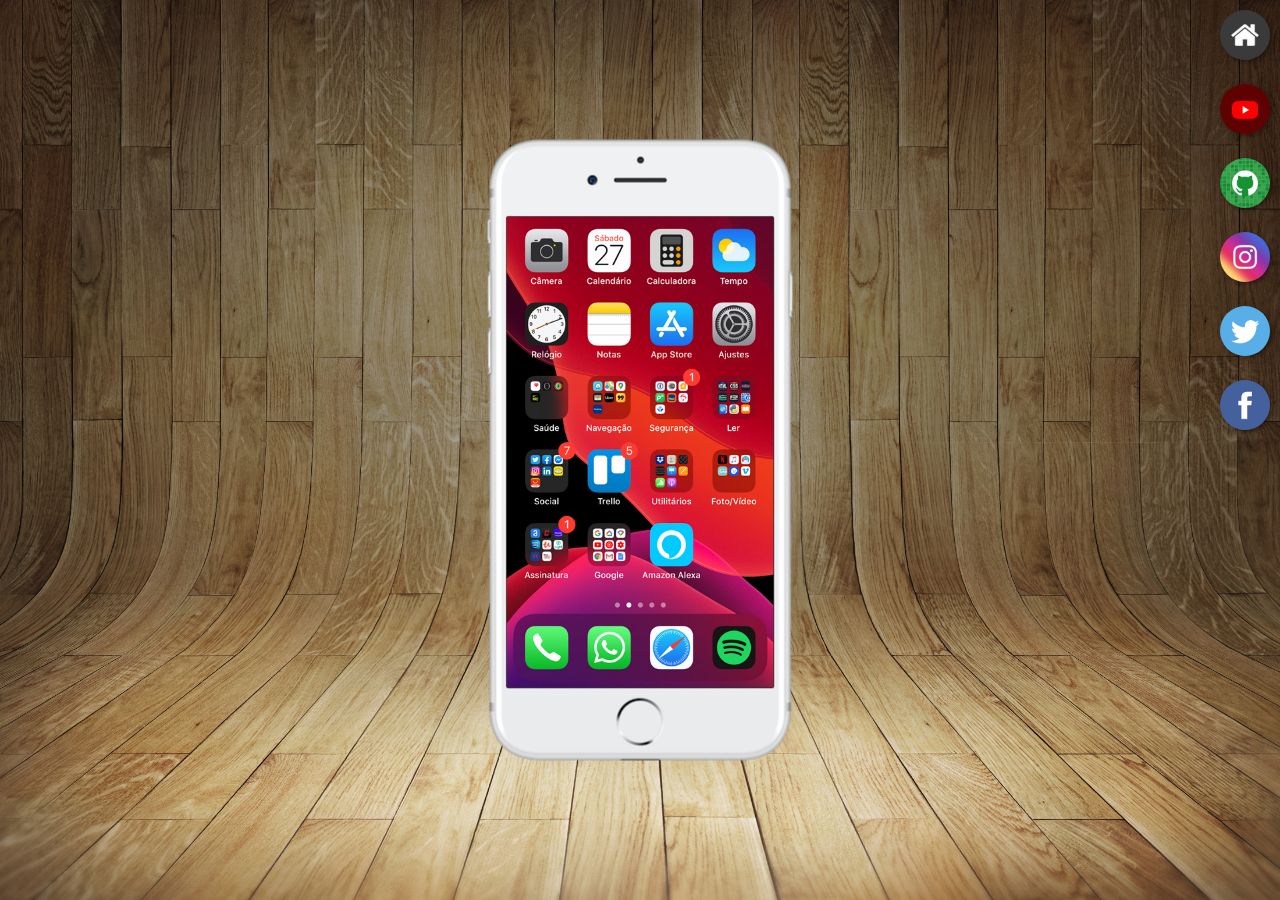
<file: index.html>
<!DOCTYPE html>
<html lang="pt-br">
<head>
    <meta charset="UTF-8">
    <meta http-equiv="X-UA-Compatible" content="IE=edge">
    <meta name="viewport" content="width=device-width, initial-scale=1.0">
    <link rel="shortcut icon" href="faviconn.ico" type="image/x-icon">
    <link rel="stylesheet" href="estilos/style.css">
    <title>projeto Redes Sociais</title>
</head>
<body>
    <main>
        <section id="telefone">
            <iframe src="home.html" name="tela" id="tela" frameborder="0"></iframe>
        </section>
        <section id="redes-sociais">
            <a href="home.html" target="tela"><img src="imagens/logo-home.jpg" alt="Home"></a><br>
            <a href="youtube.html" target="tela"><img src="imagens/logo-youtube.jpg" alt="Youtube"></a><br>
            <a href="github.html" target="tela"><img src="imagens/logo-github.jpg" alt="github"></a><br>
            <a href="instagram.html" target="tela"><img src="imagens/logo-instagram.jpg" alt="instagram"></a><br>
            <a href="twitter.html" target="tela"><img src="imagens/logo-twitter.jpg" alt="Twitter"></a><br>
            <a href="facebook.html" target="tela"><img src="imagens/logo-facebook.jpg" alt="Facebook"></a><br>
        </section>
    </main>
</body>
</html>
</file>
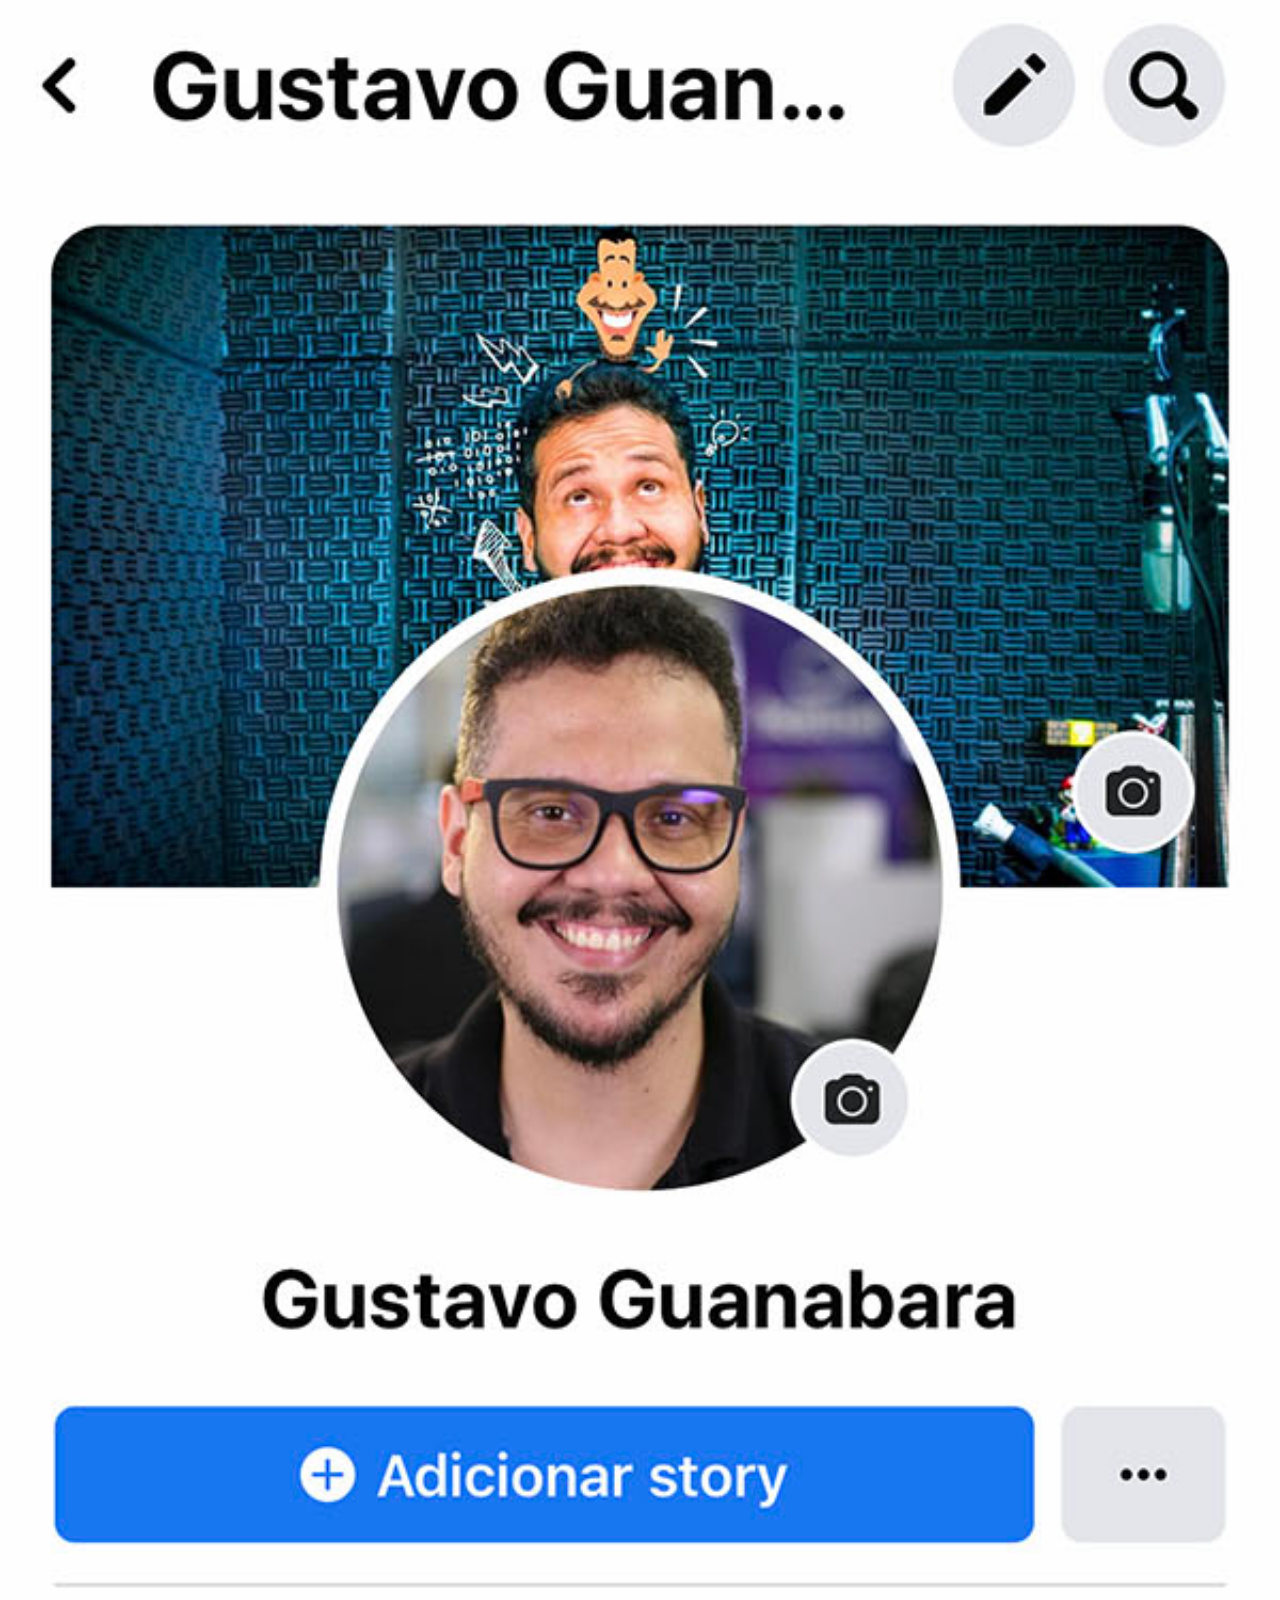
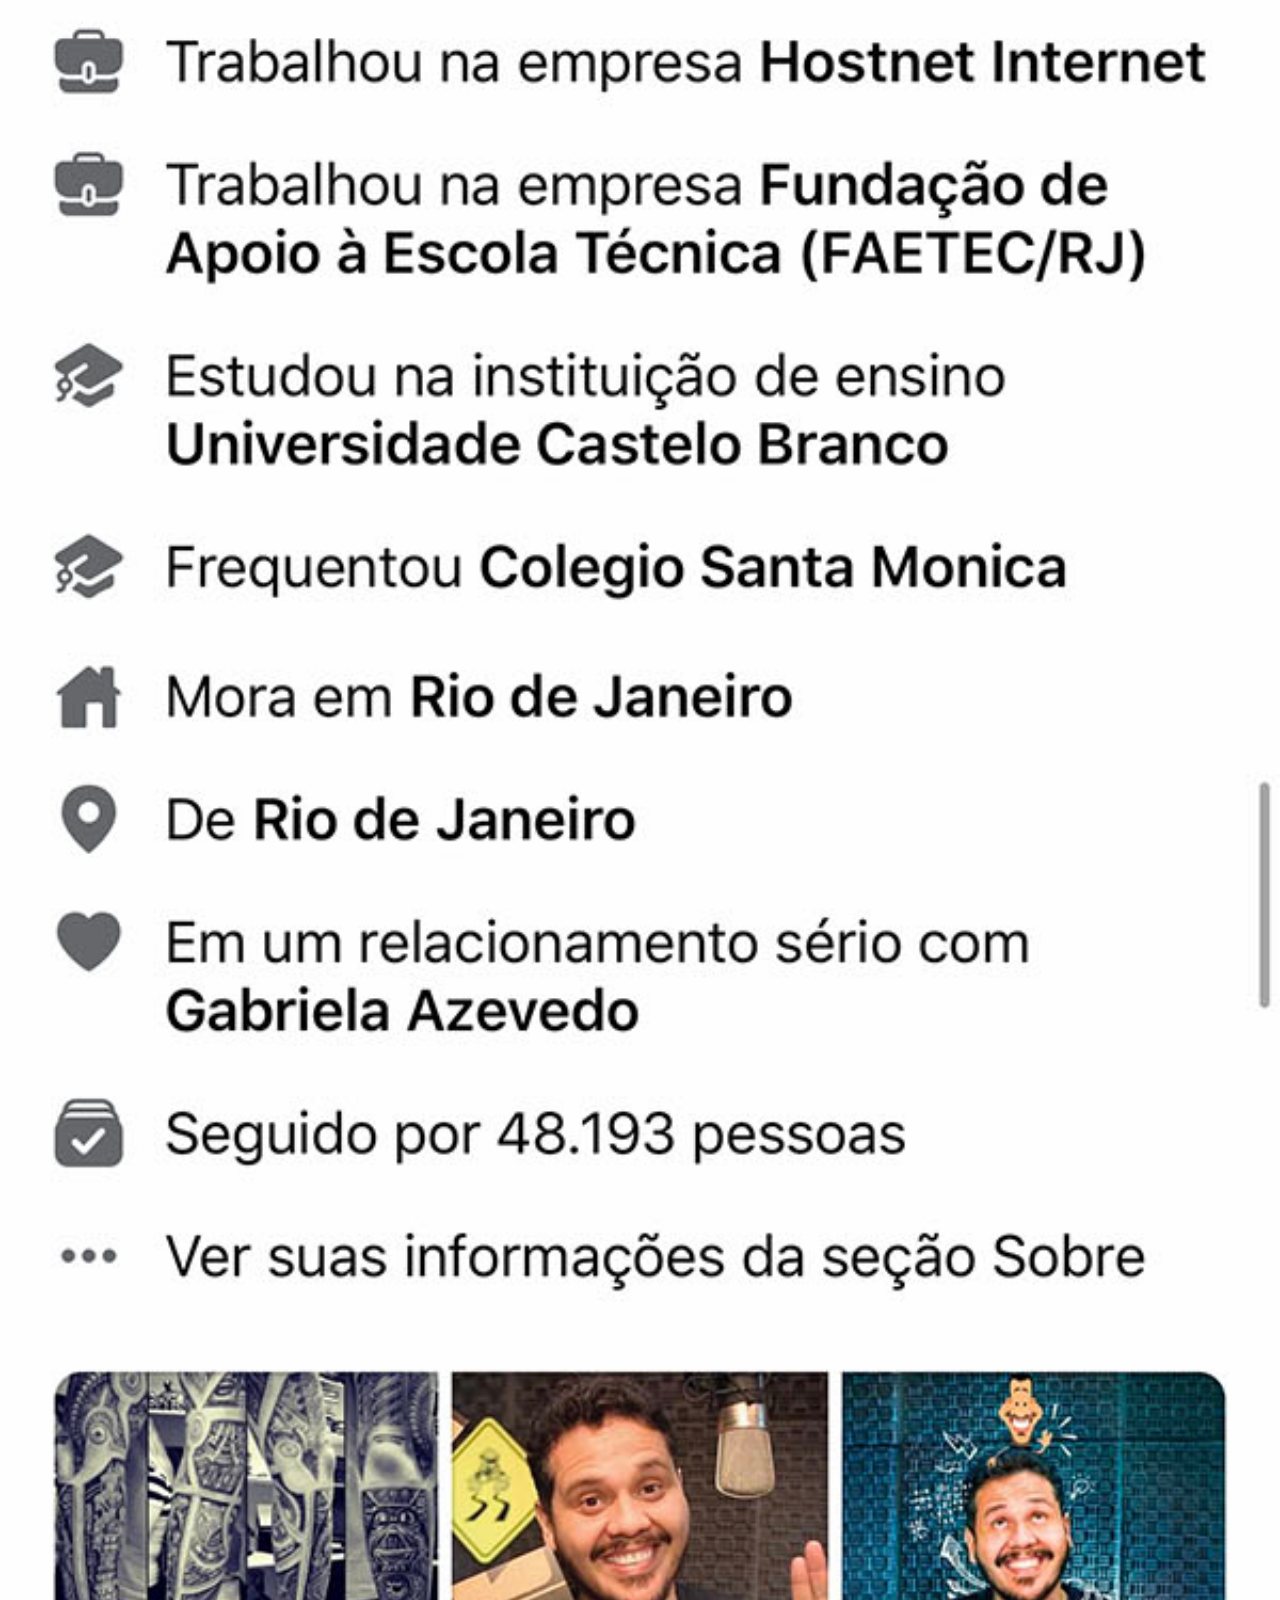
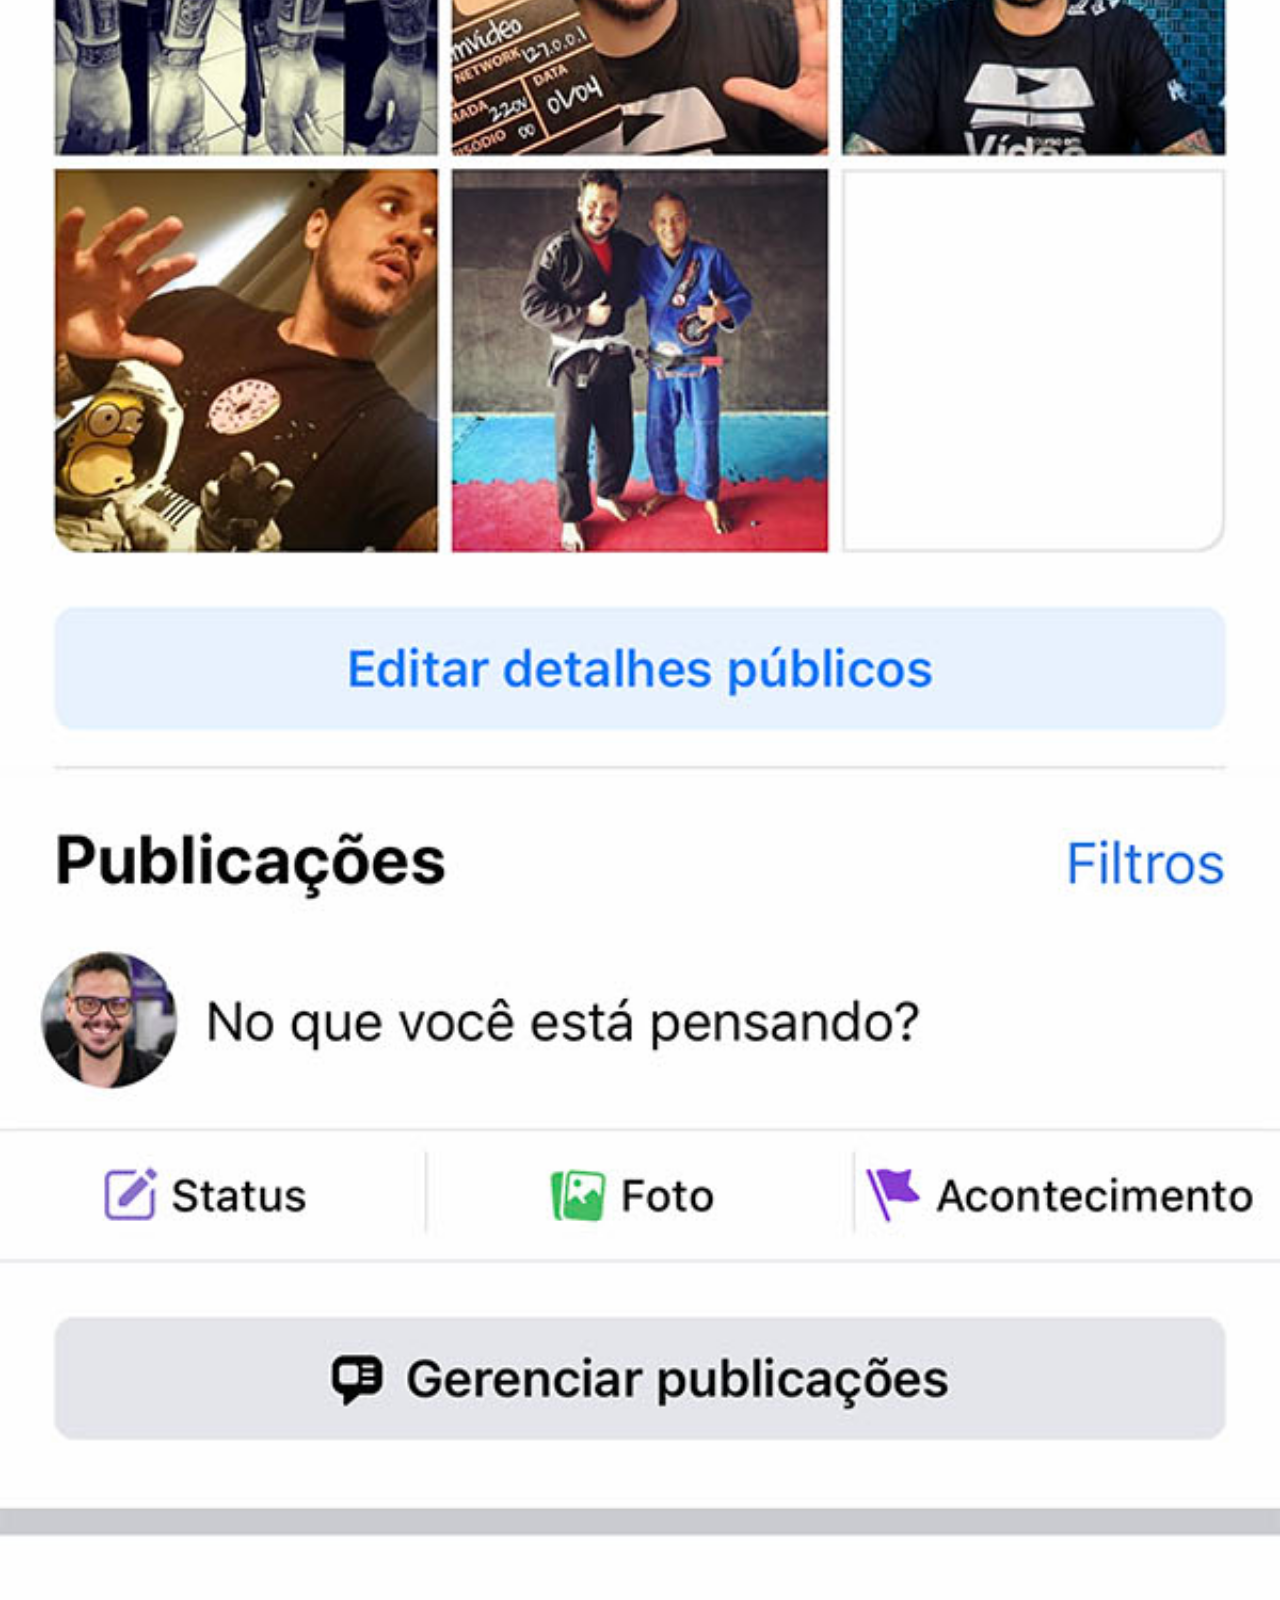
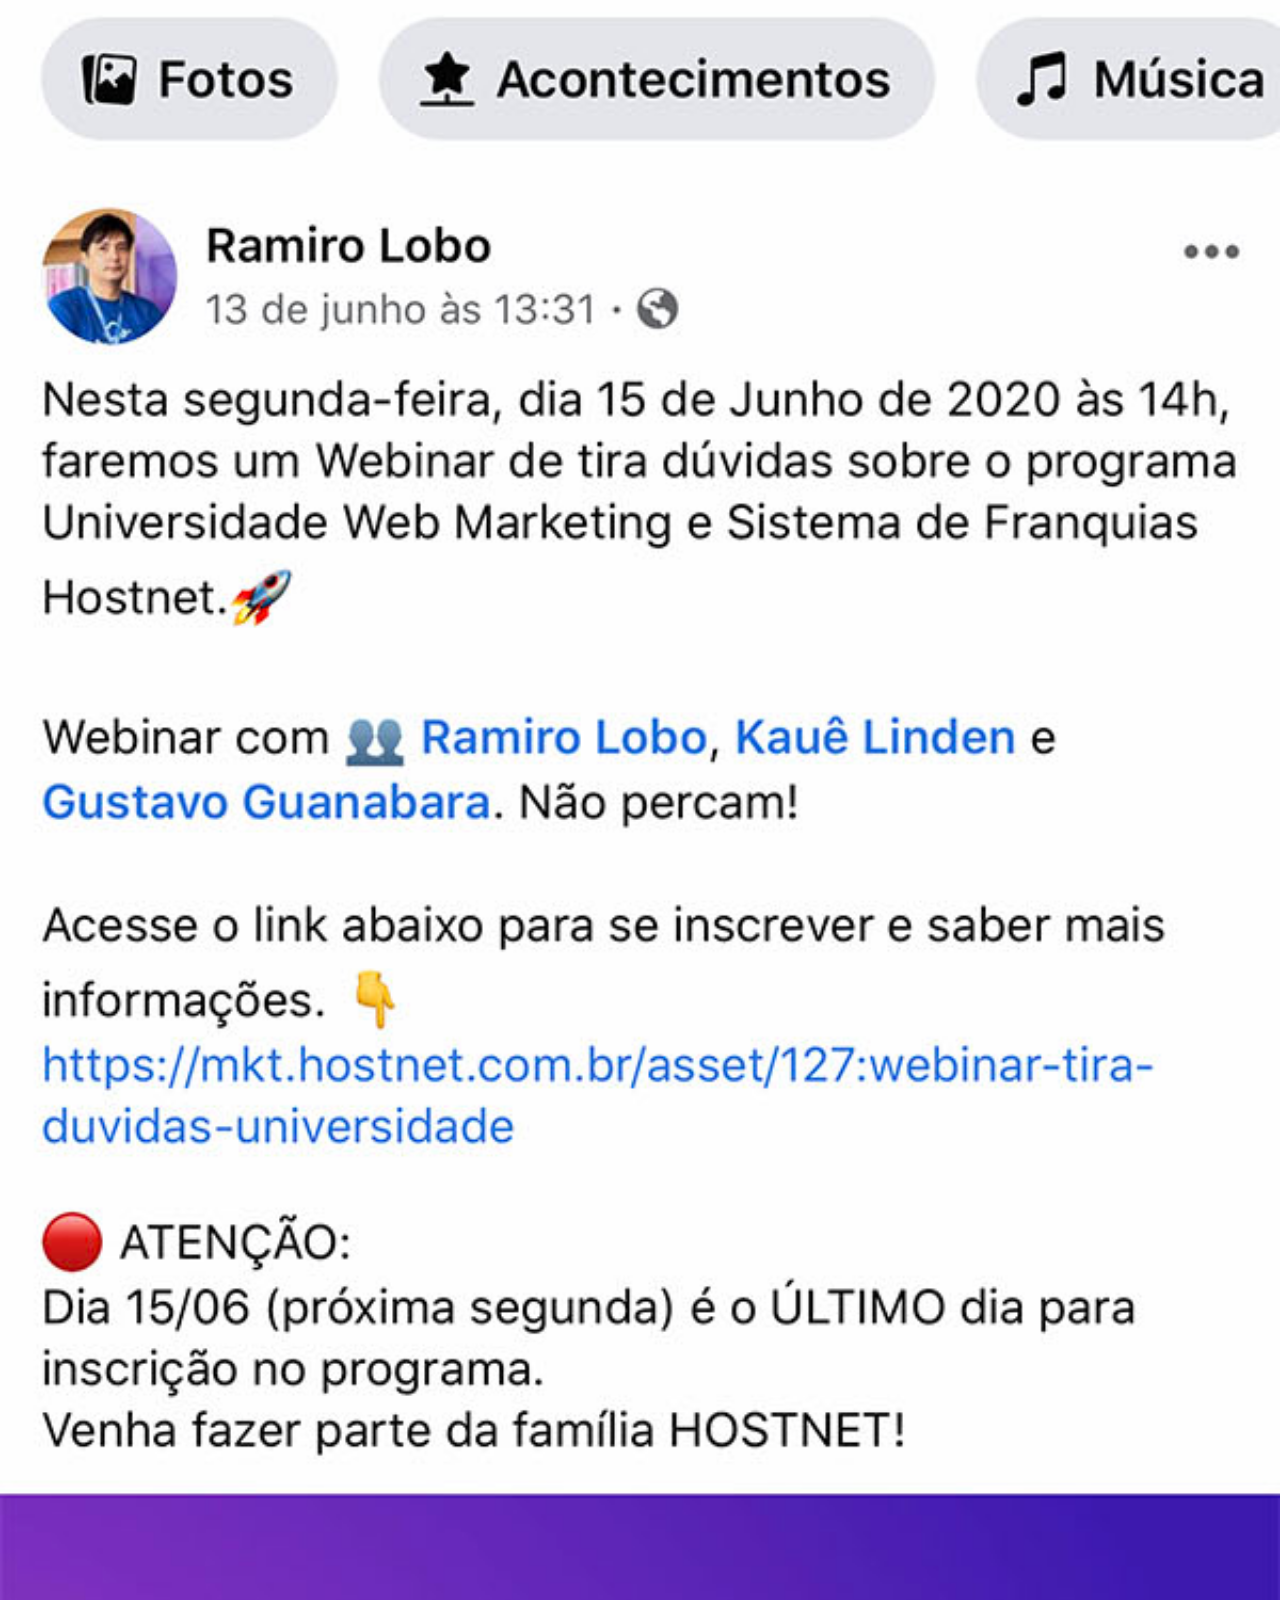
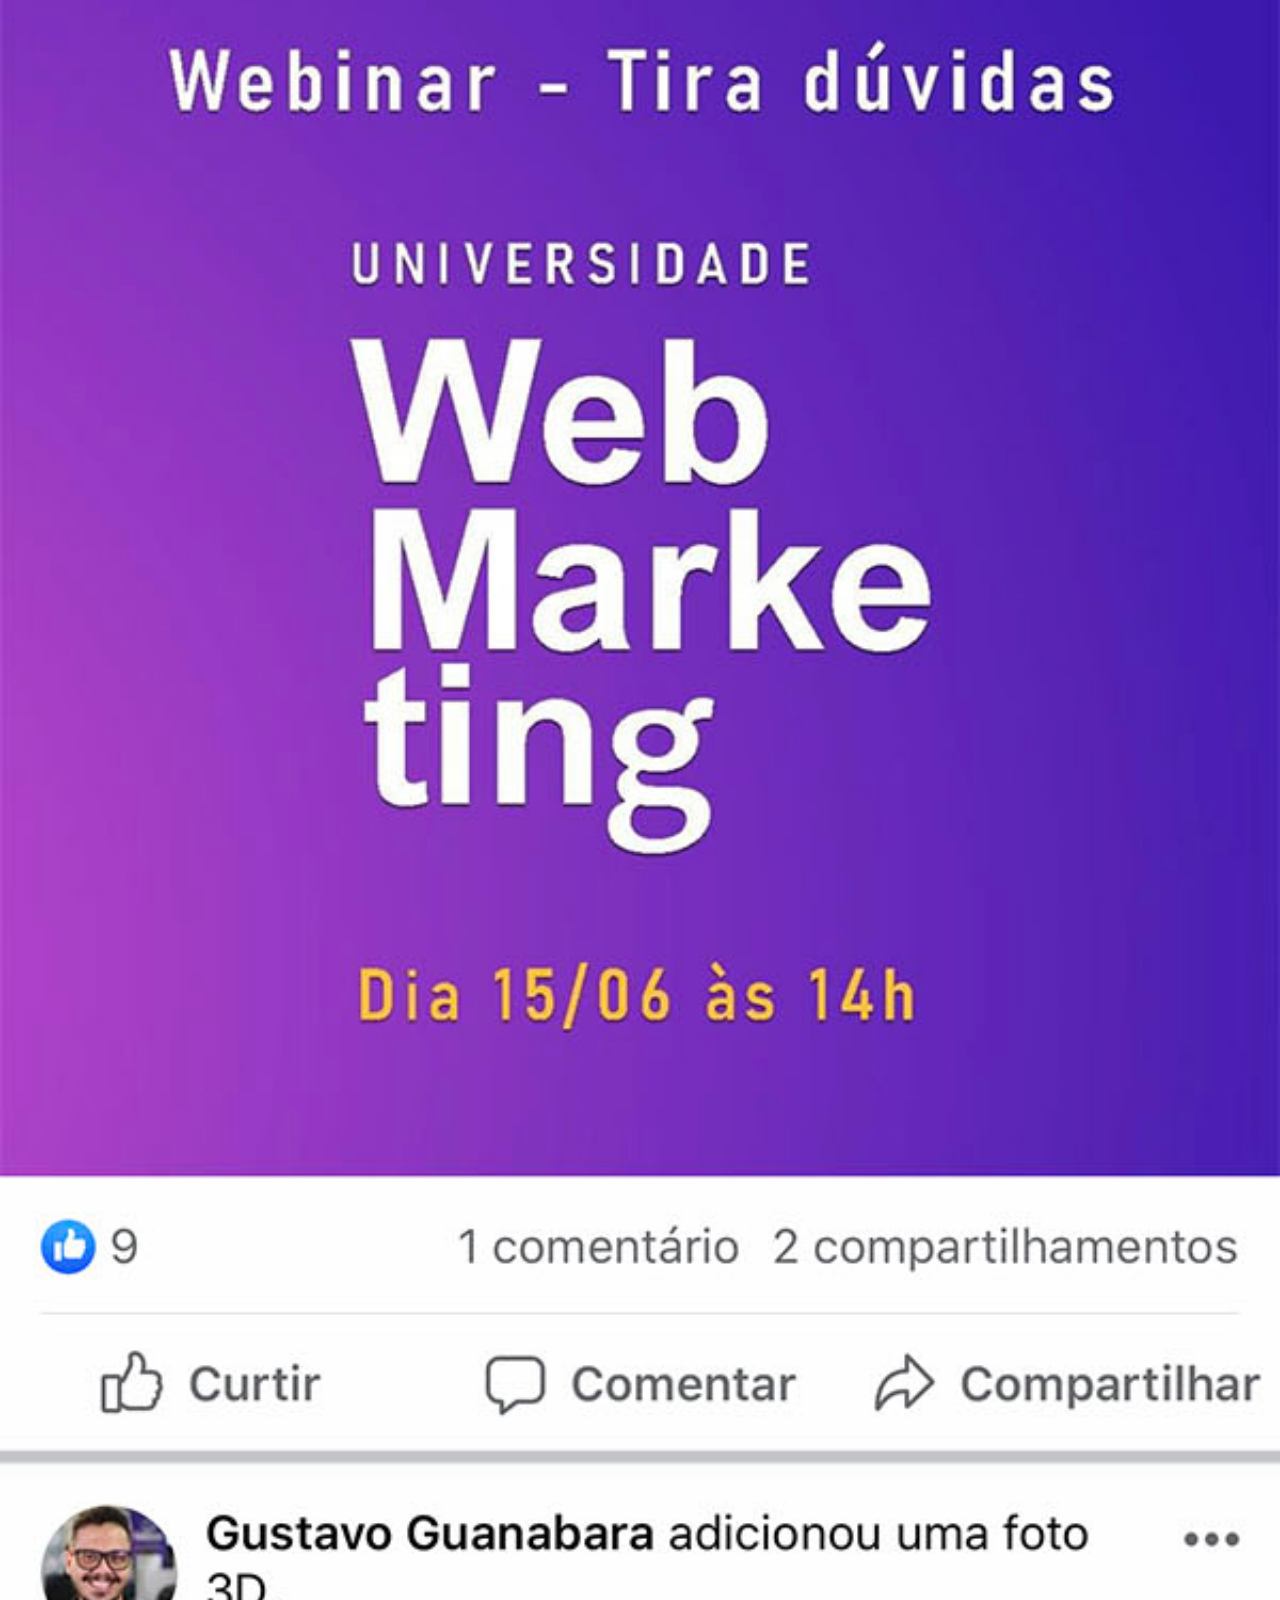
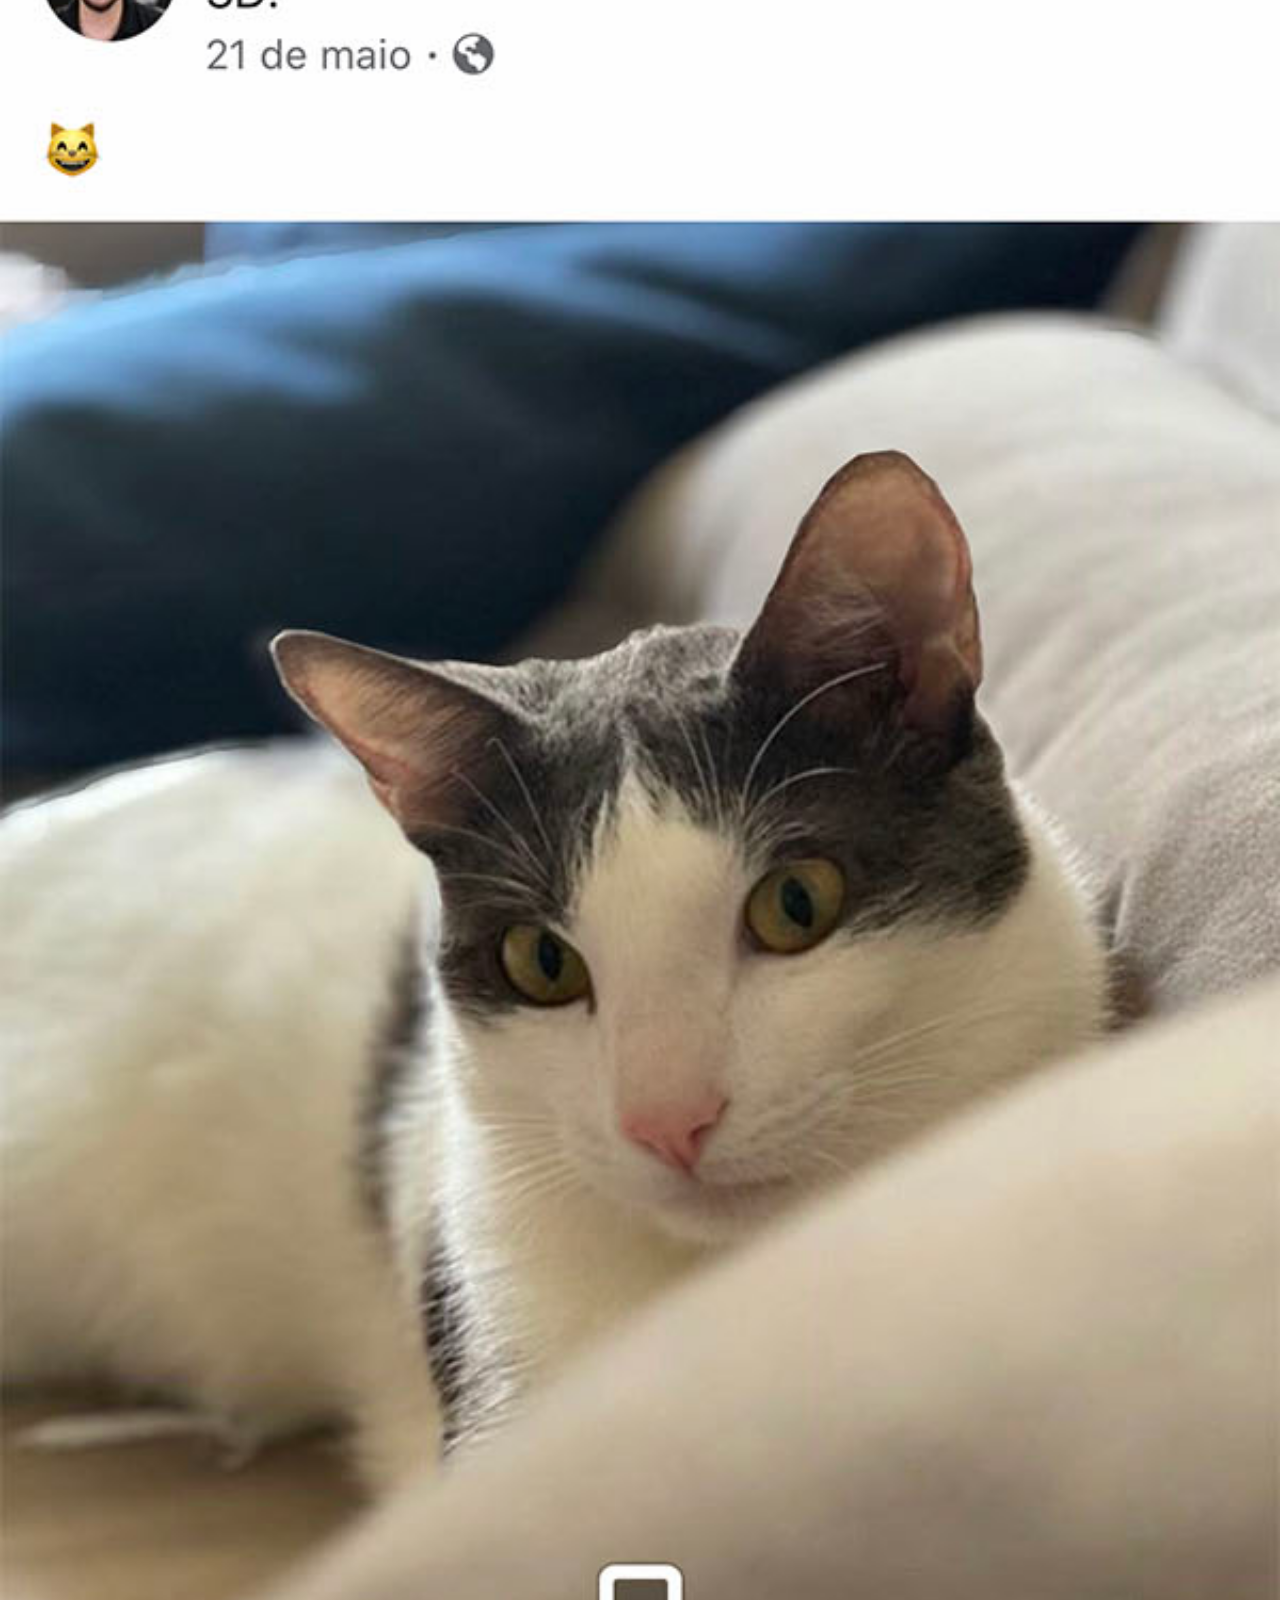
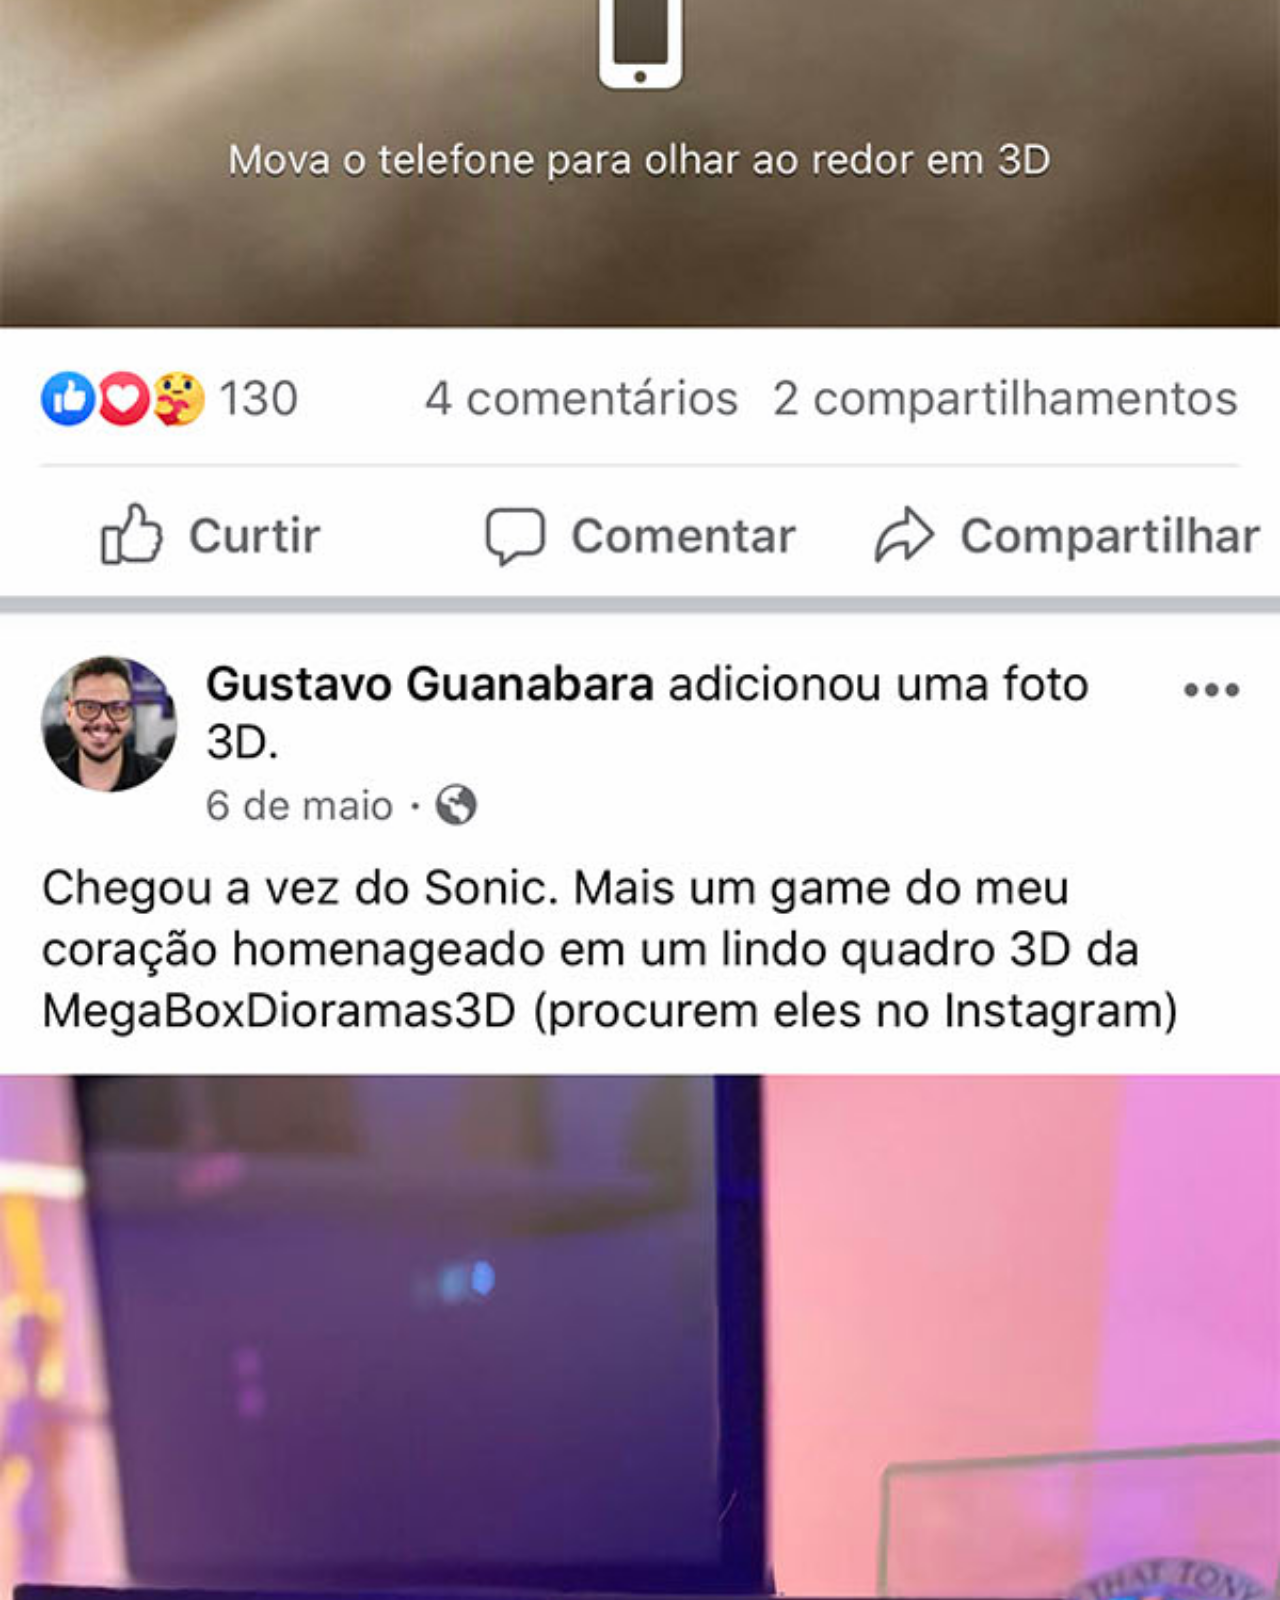
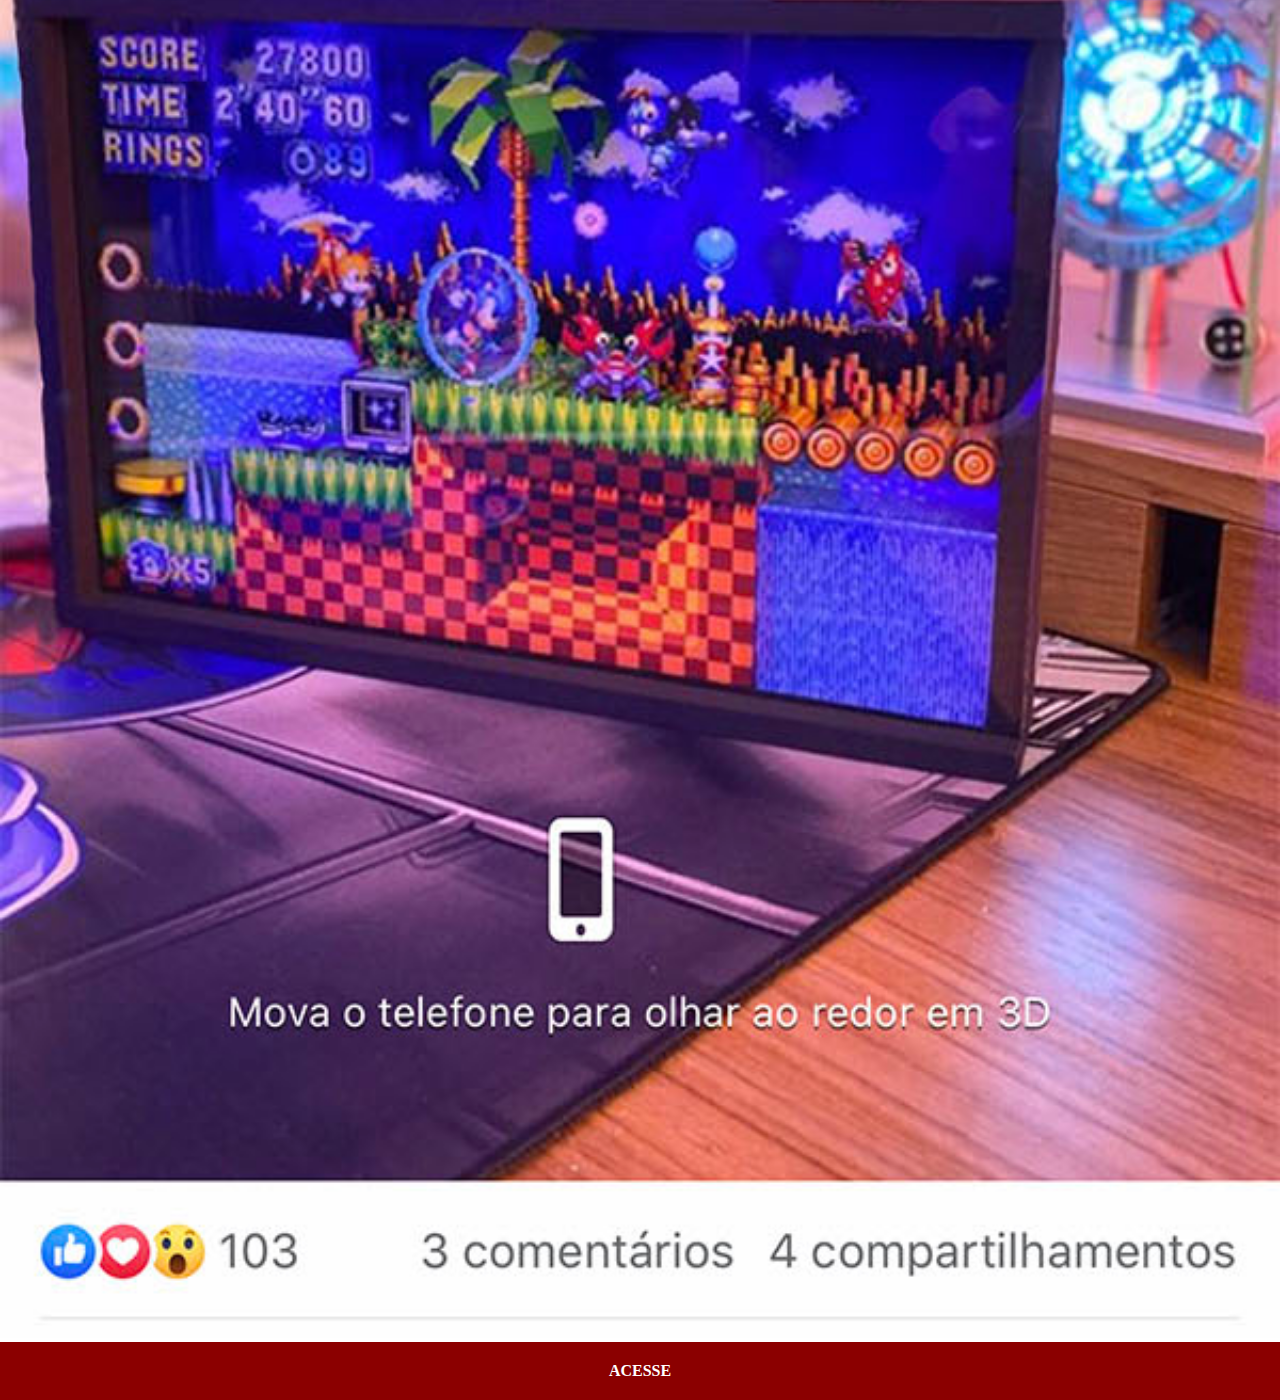
<file: facebook.html>
<!DOCTYPE html>
<html lang="pt-br">
<head>
    <meta charset="UTF-8">
    <meta http-equiv="X-UA-Compatible" content="IE=edge">
    <meta name="viewport" content="width=device-width, initial-scale=1.0">
    <title>Facebook</title>
    <link rel="stylesheet" href="estilos/social.css">
</head>
<body>
    <img src="imagens/tela-facebook.jpg" alt="GitHub">
    <a href="https://www.facebook.com/" target="_blank">ACESSE</a>
    
</body>
</html>
</file>
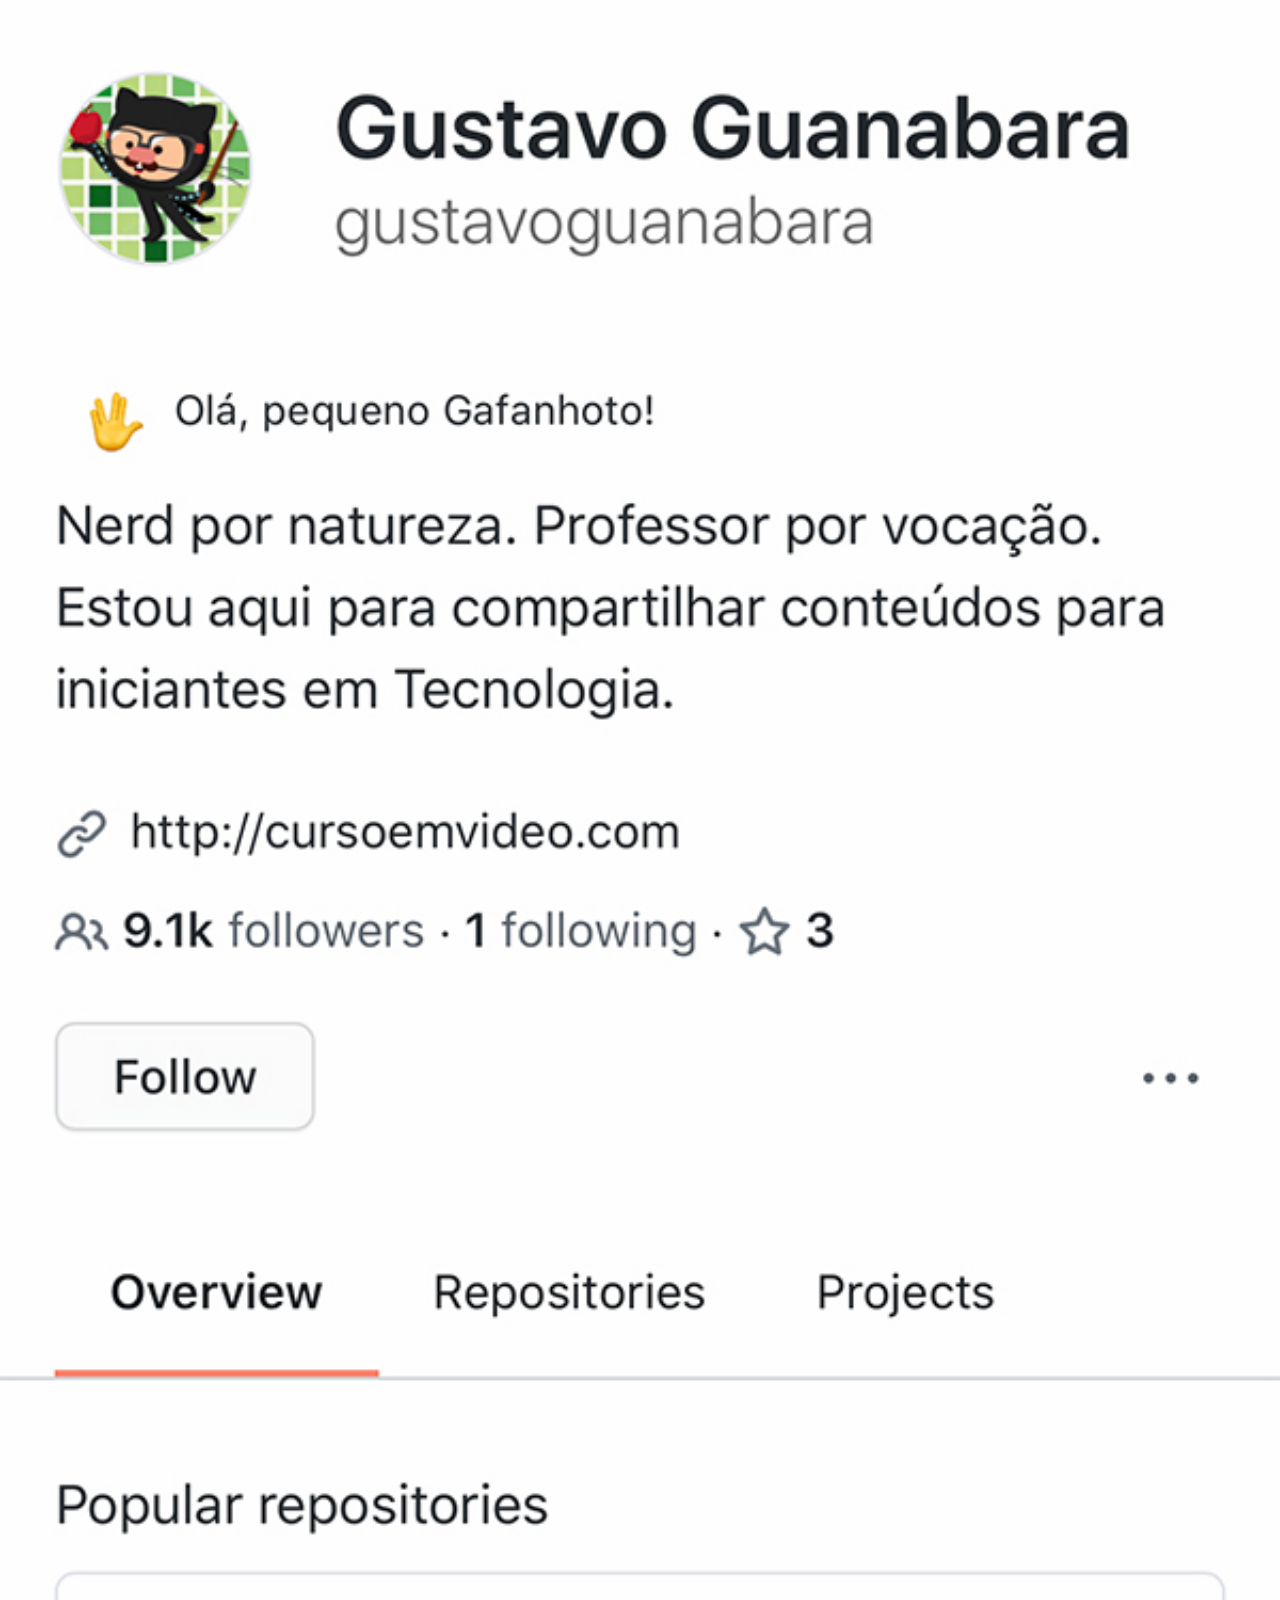
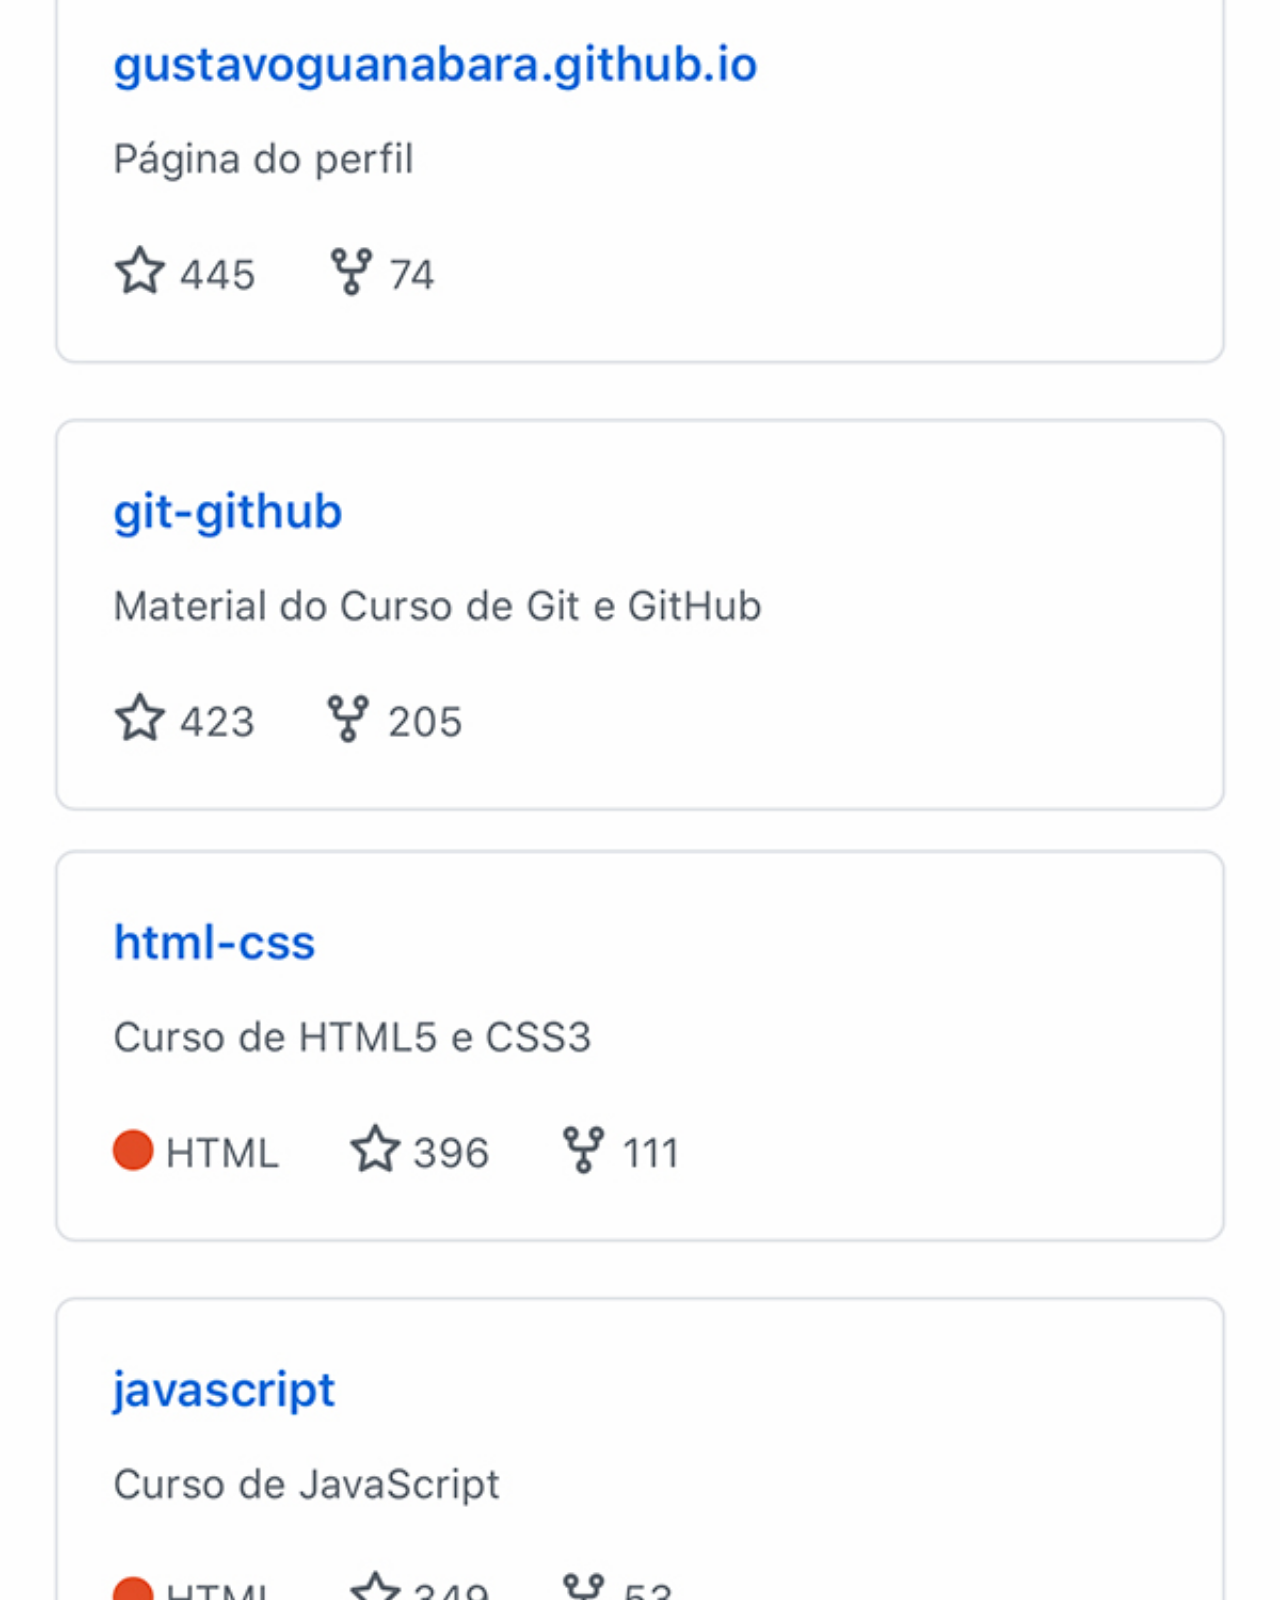
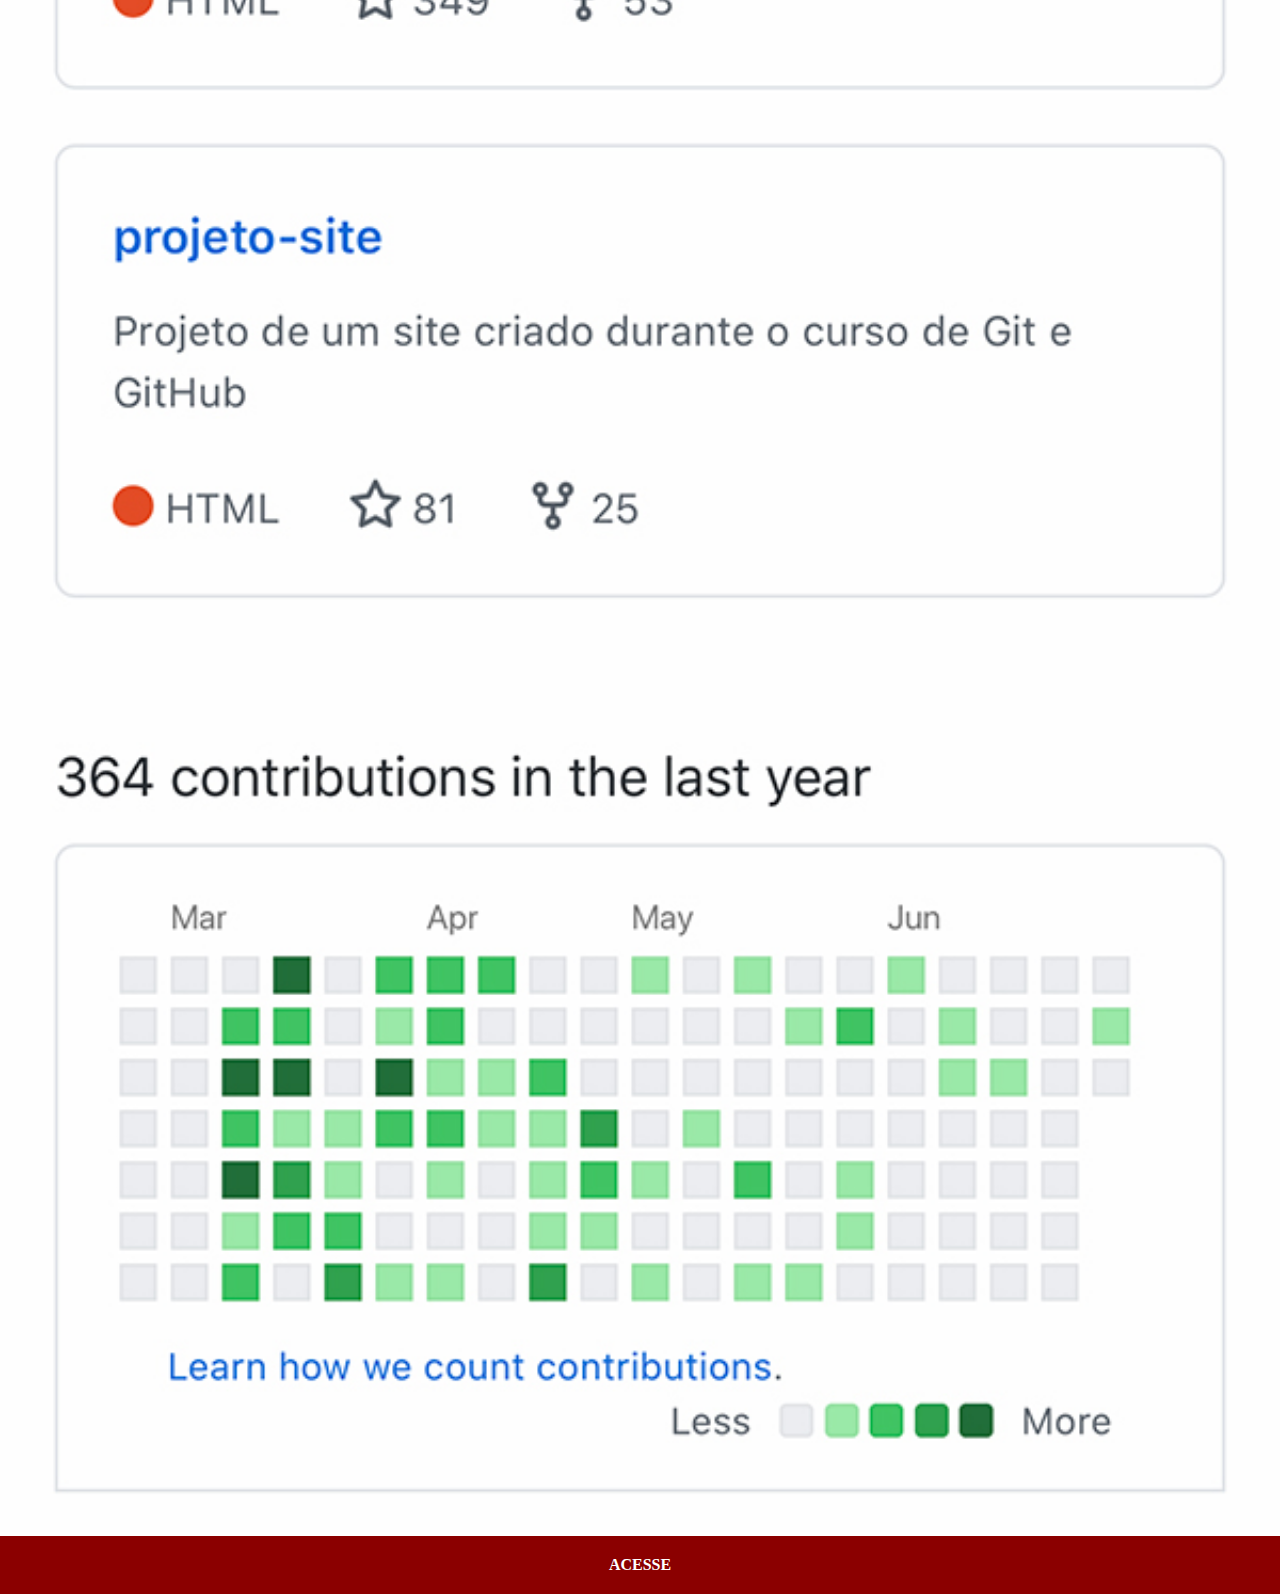
<file: github.html>
<!DOCTYPE html>
<html lang="pt-br">
<head>
    <meta charset="UTF-8">
    <meta http-equiv="X-UA-Compatible" content="IE=edge">
    <meta name="viewport" content="width=device-width, initial-scale=1.0">
    <title>github</title>
    <link rel="stylesheet" href="estilos/social.css">
</head>
<body>
    <img src="imagens/tela-github.jpg" alt="GitHub">
    <a href="https://github.com/" target="_blank">ACESSE</a>
    
</body>
</html>
</file>
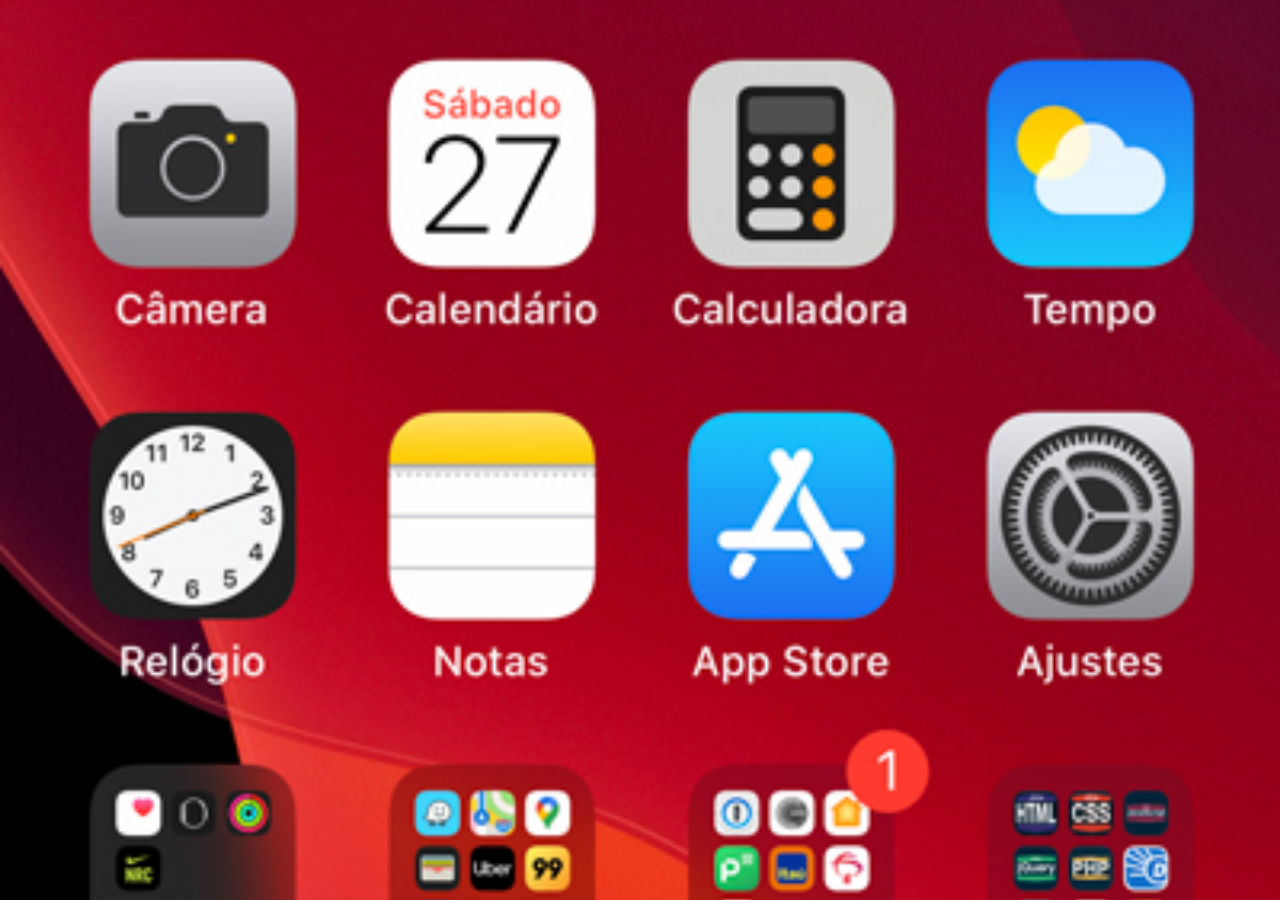
<file: home.html>
<!DOCTYPE html>
<html lang="pt-br">
<head>
    <meta charset="UTF-8">
    <meta http-equiv="X-UA-Compatible" content="IE=edge">
    <meta name="viewport" content="width=device-width, initial-scale=1.0">
    <title>HOME</title>
    <style>
        *{
            margin: 0px;
            padding: 0px;
        }

        body{
            width: 100vw;
            height: 100vh;
            background: black   url('imagens/tela-home.jpg') no-repeat top center;
            background-size: cover;
        }
    </style>
</head>
<body>
    
</body>
</html>
</file>
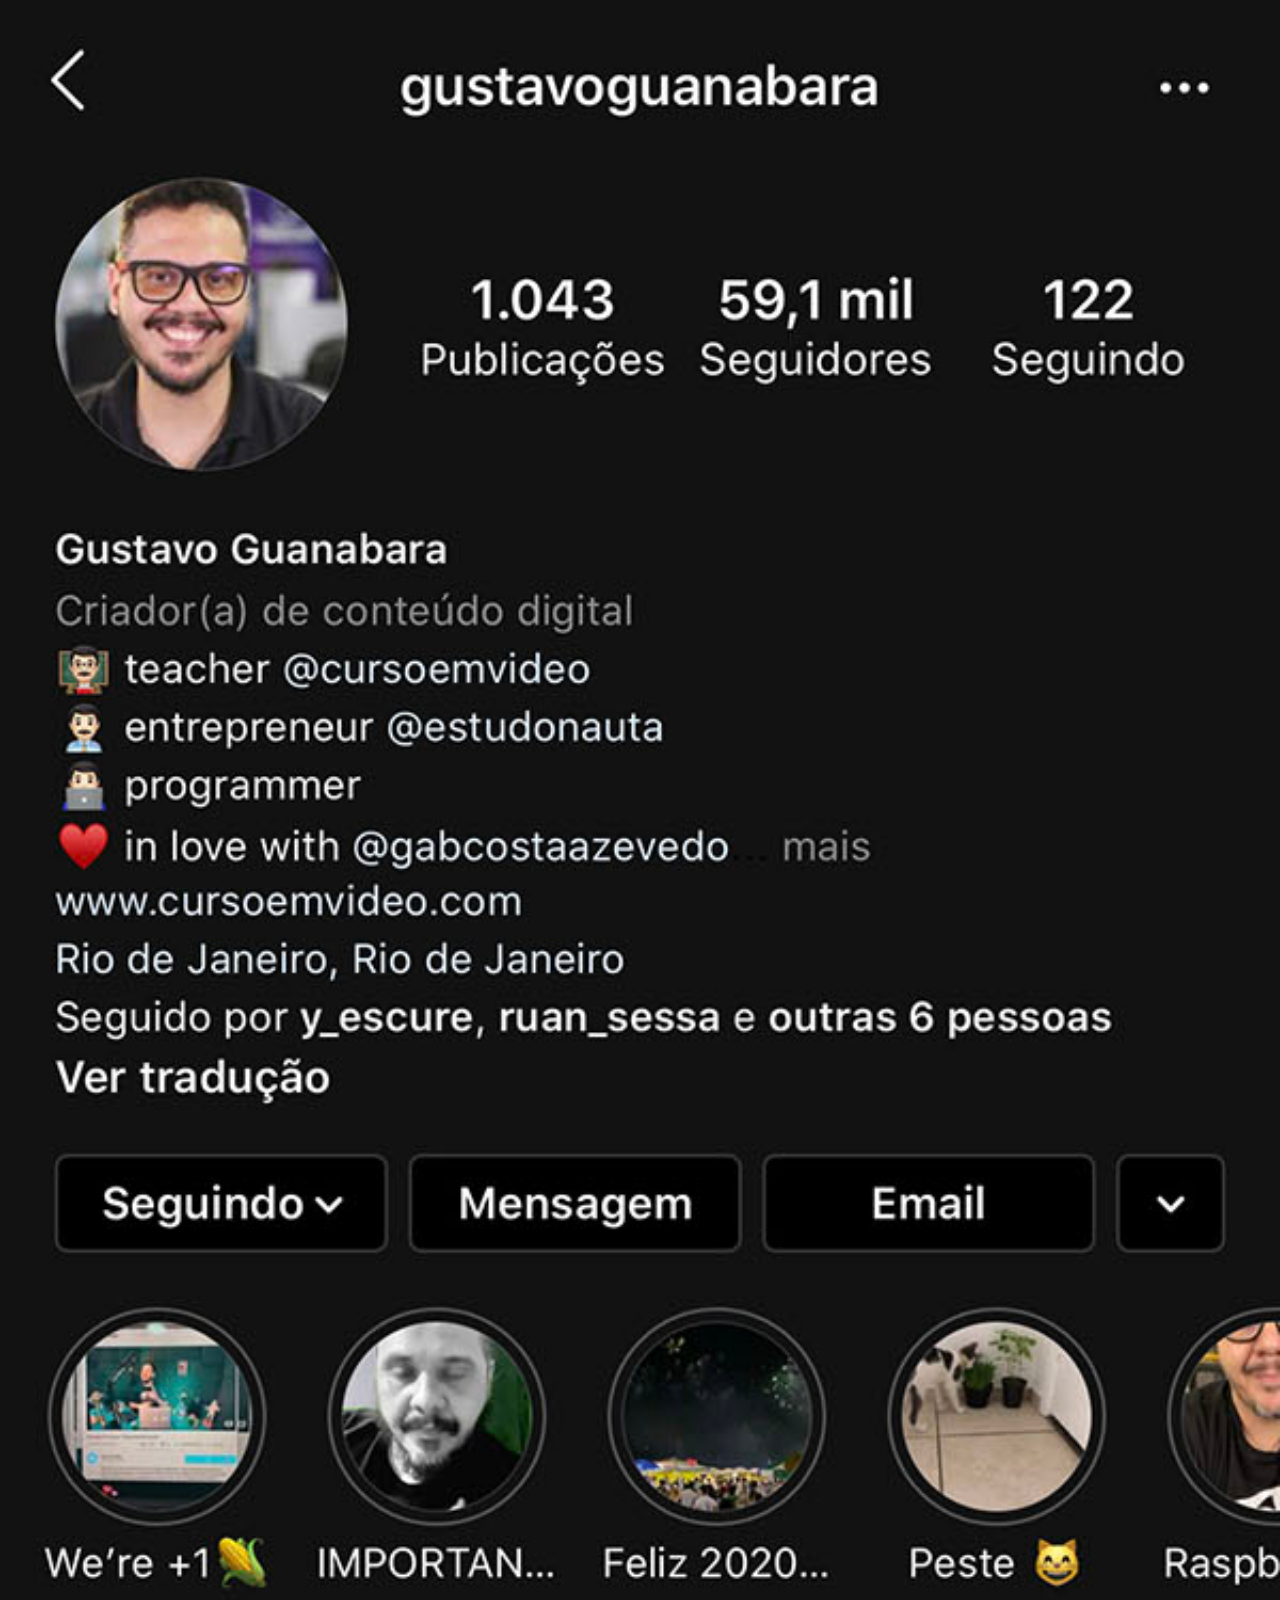
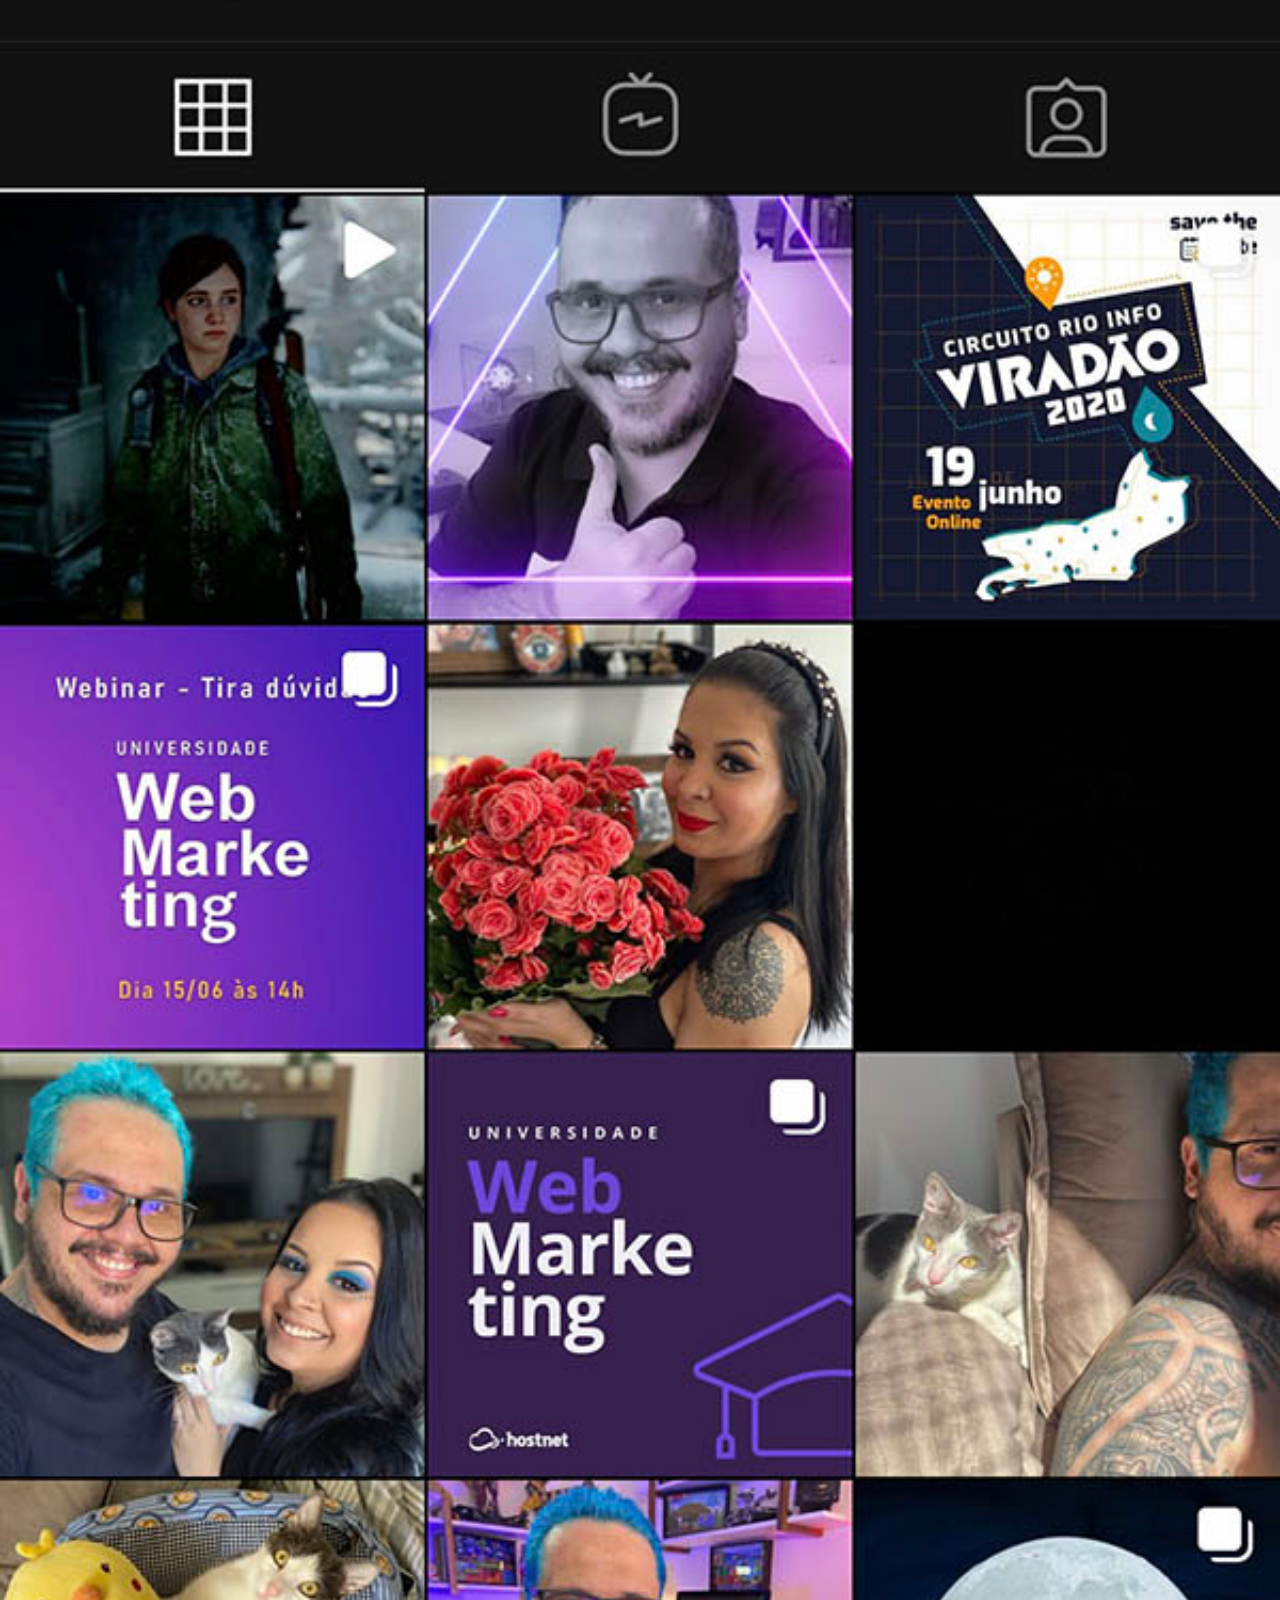
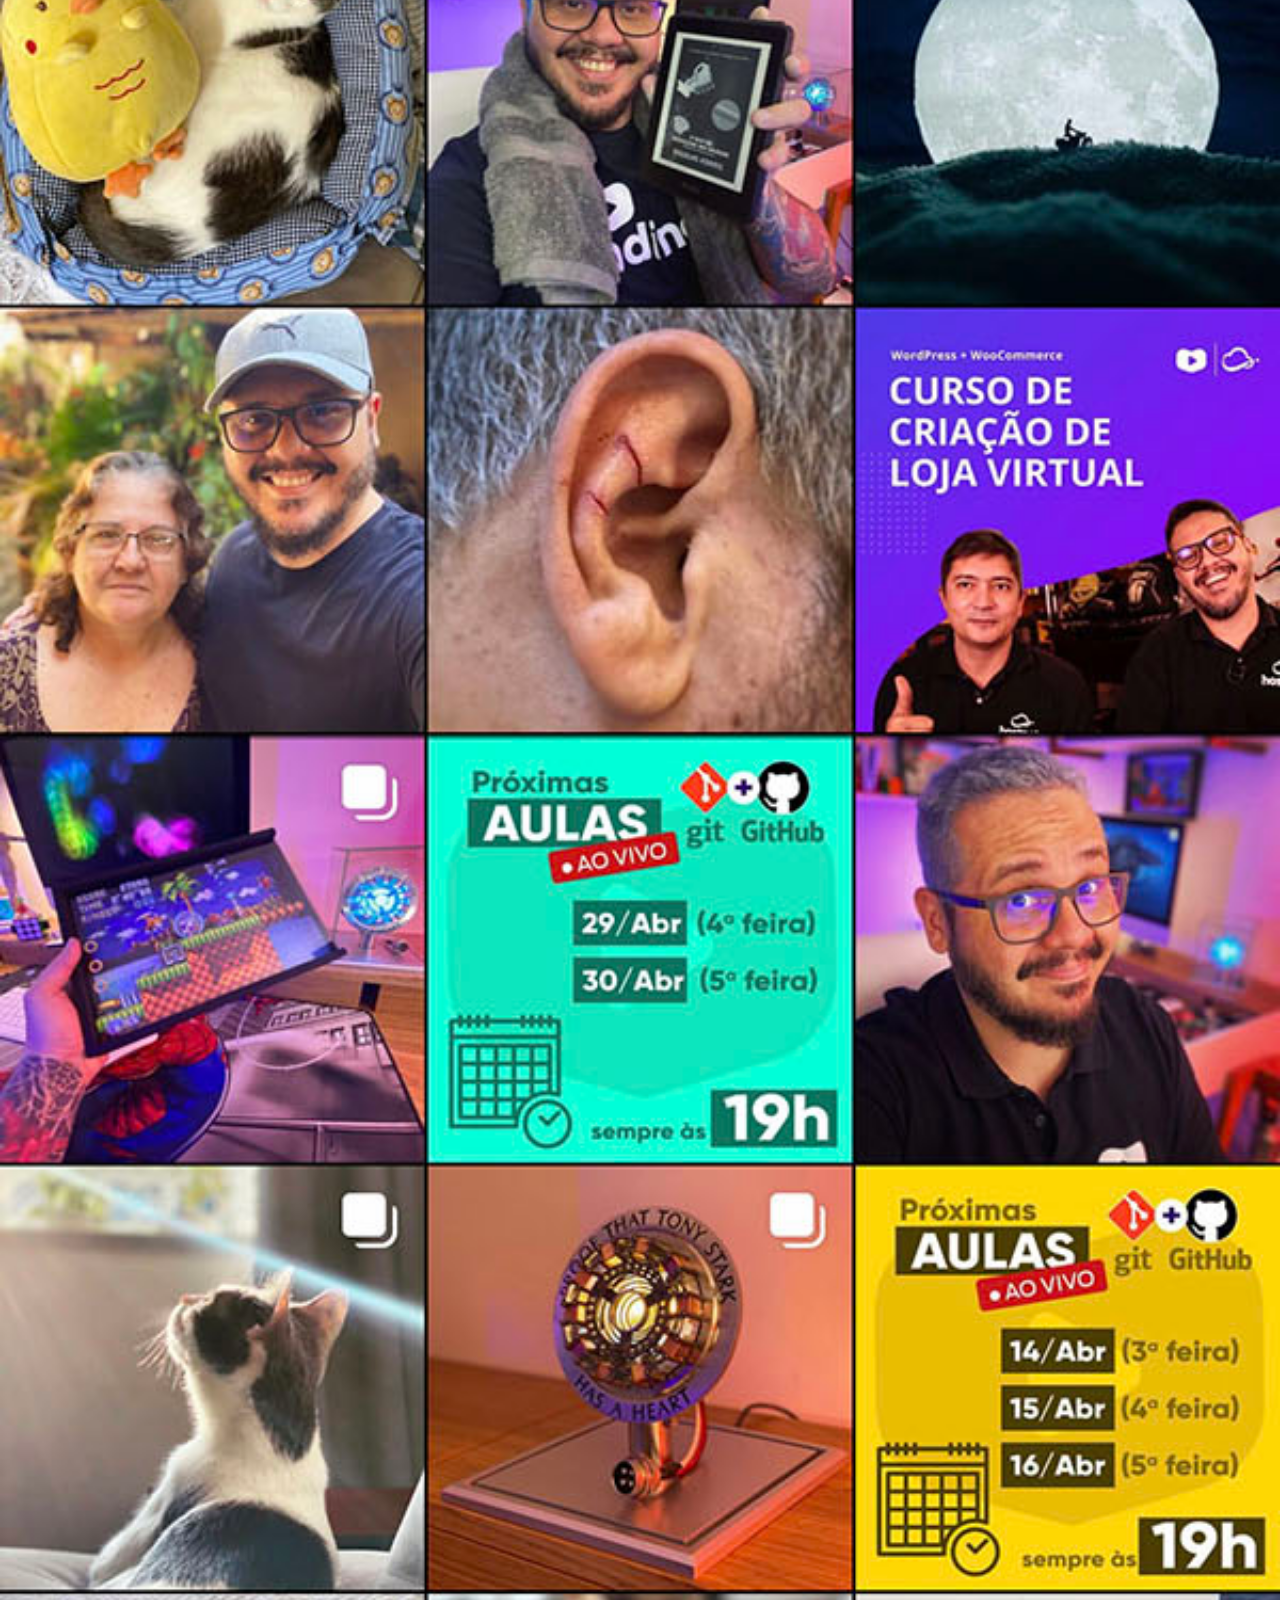
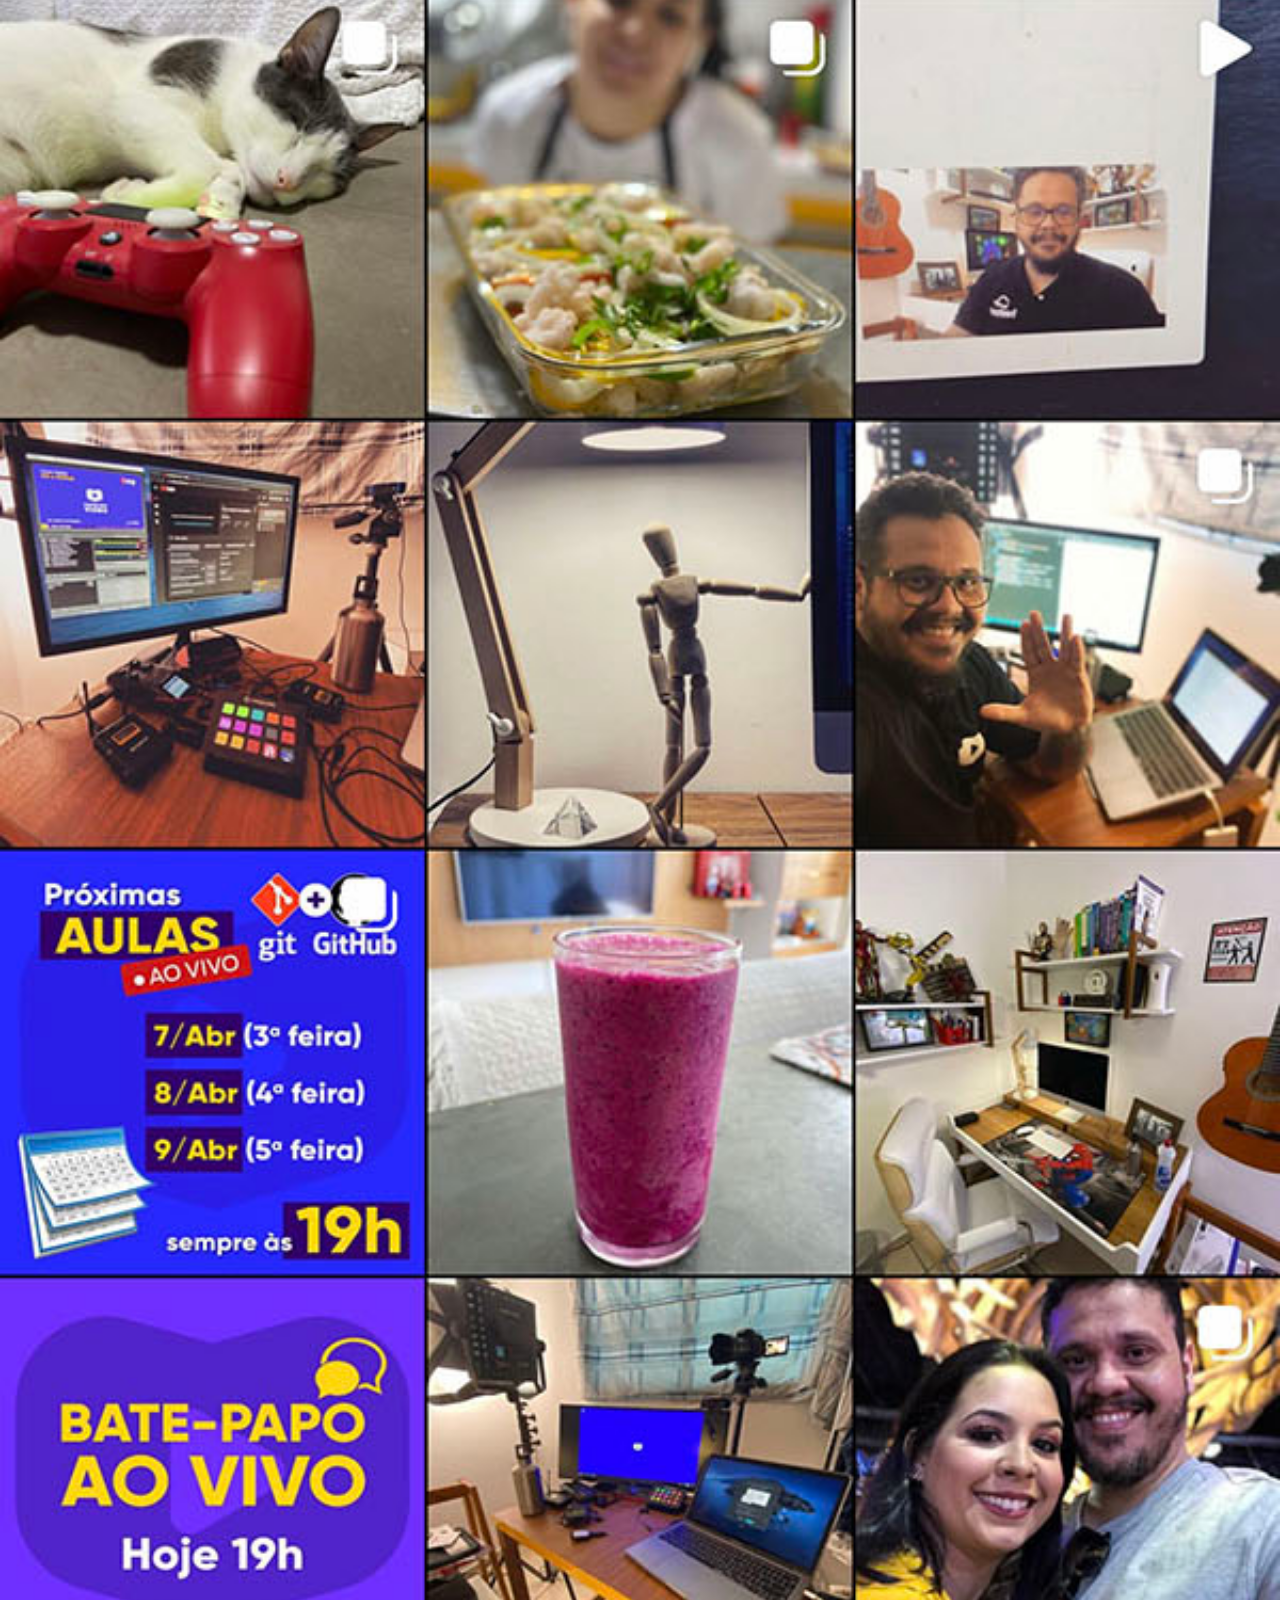
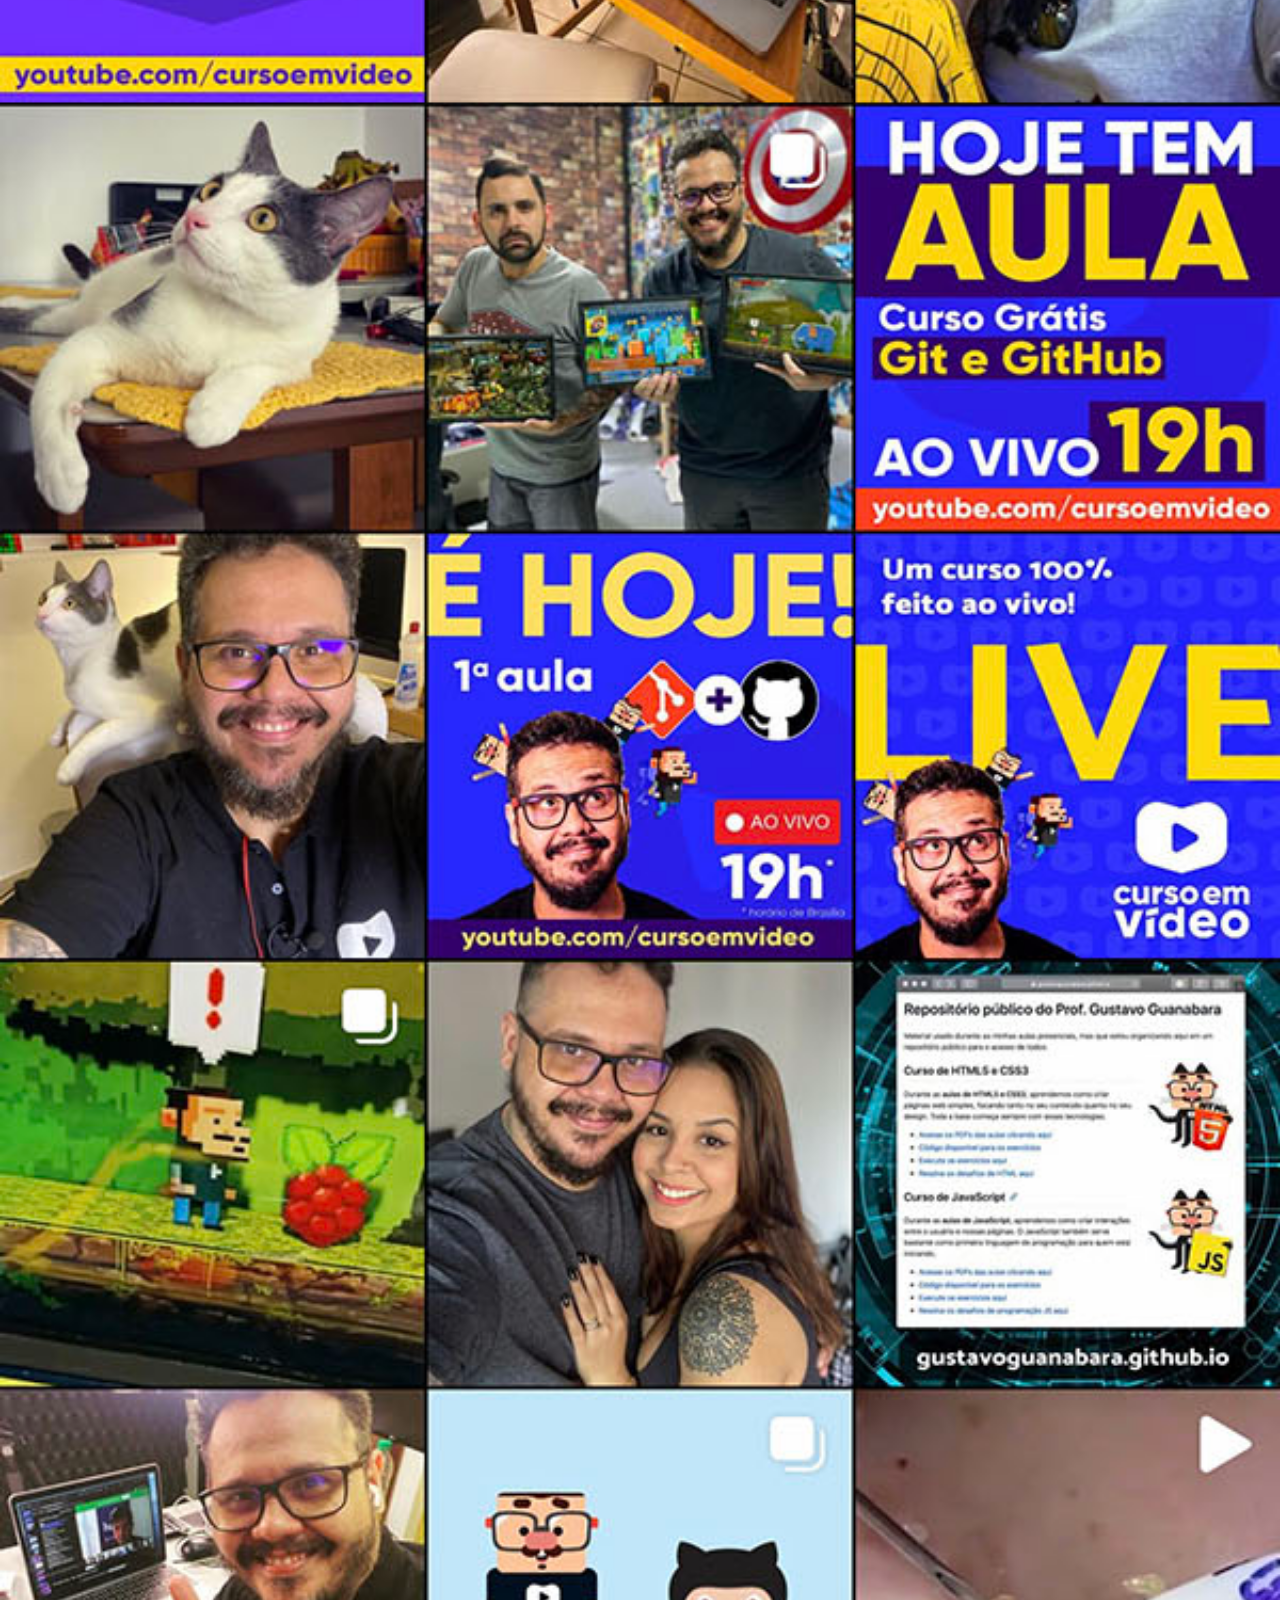
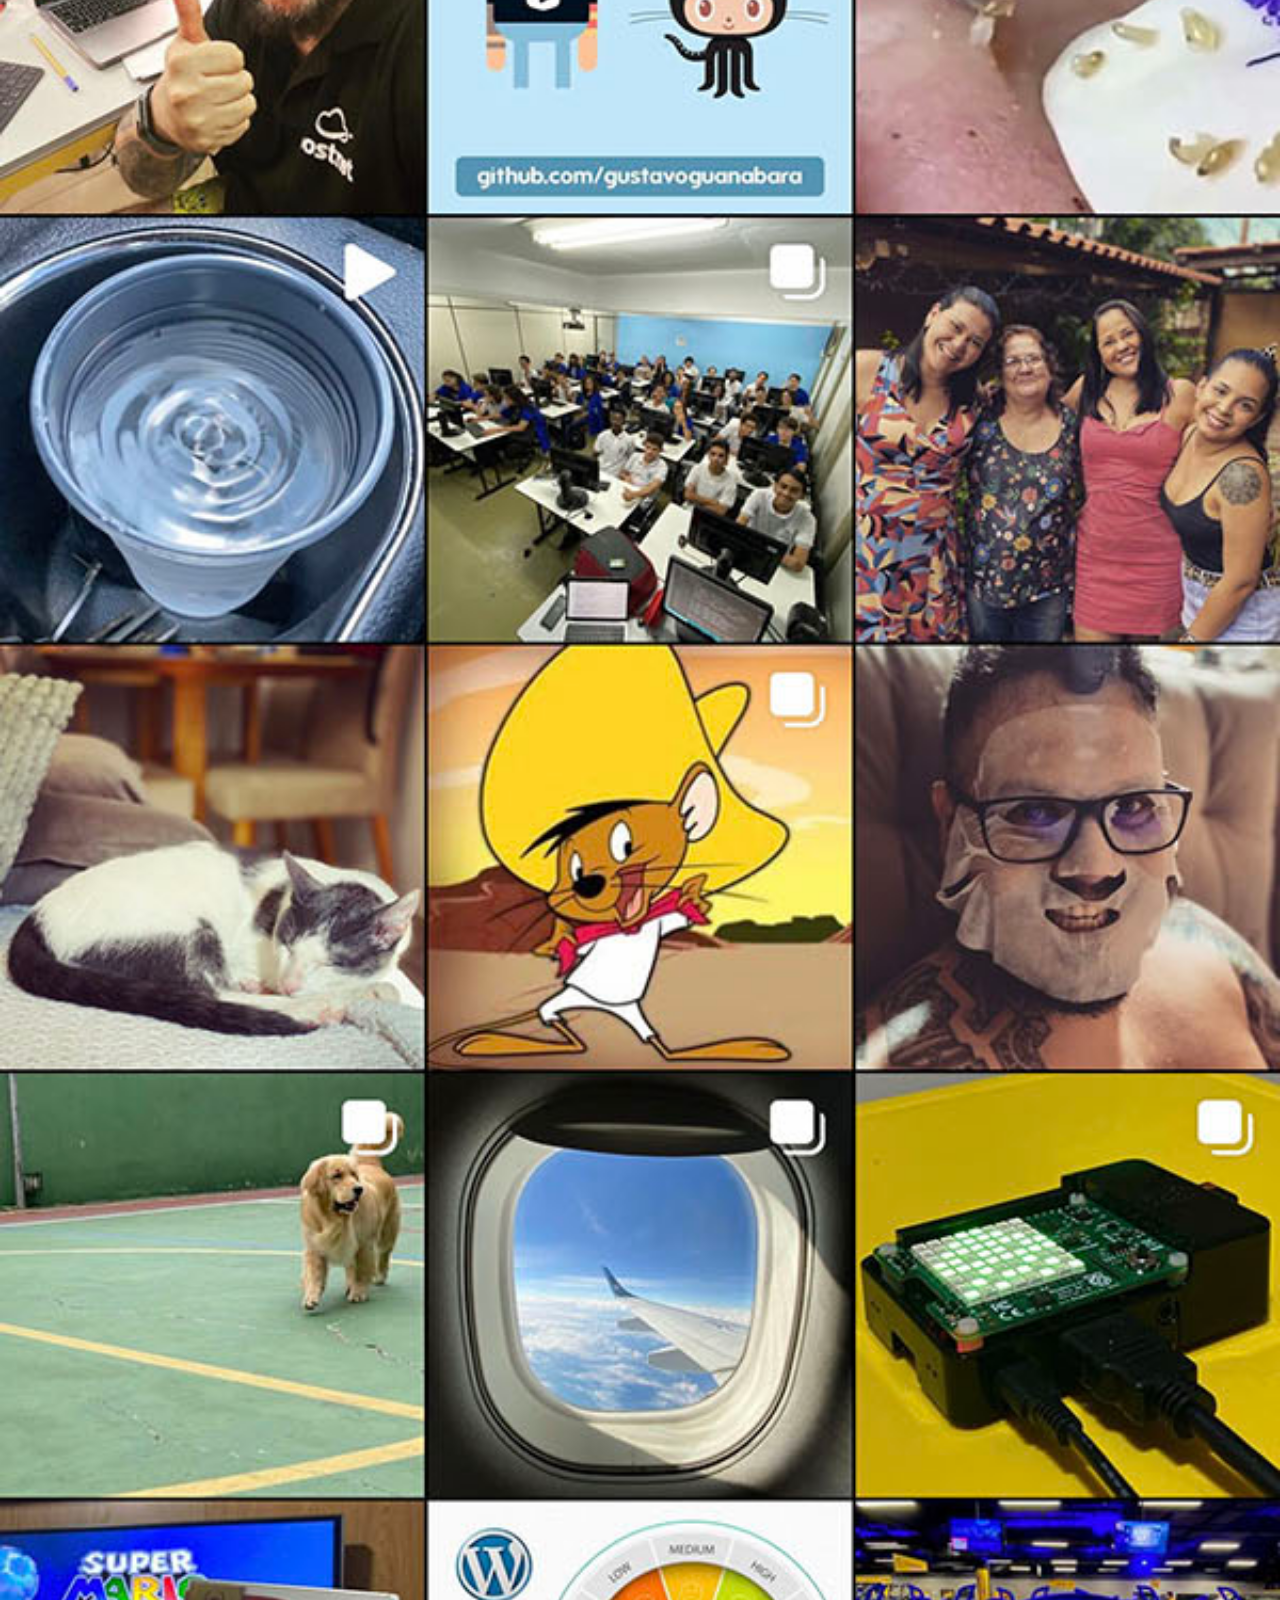
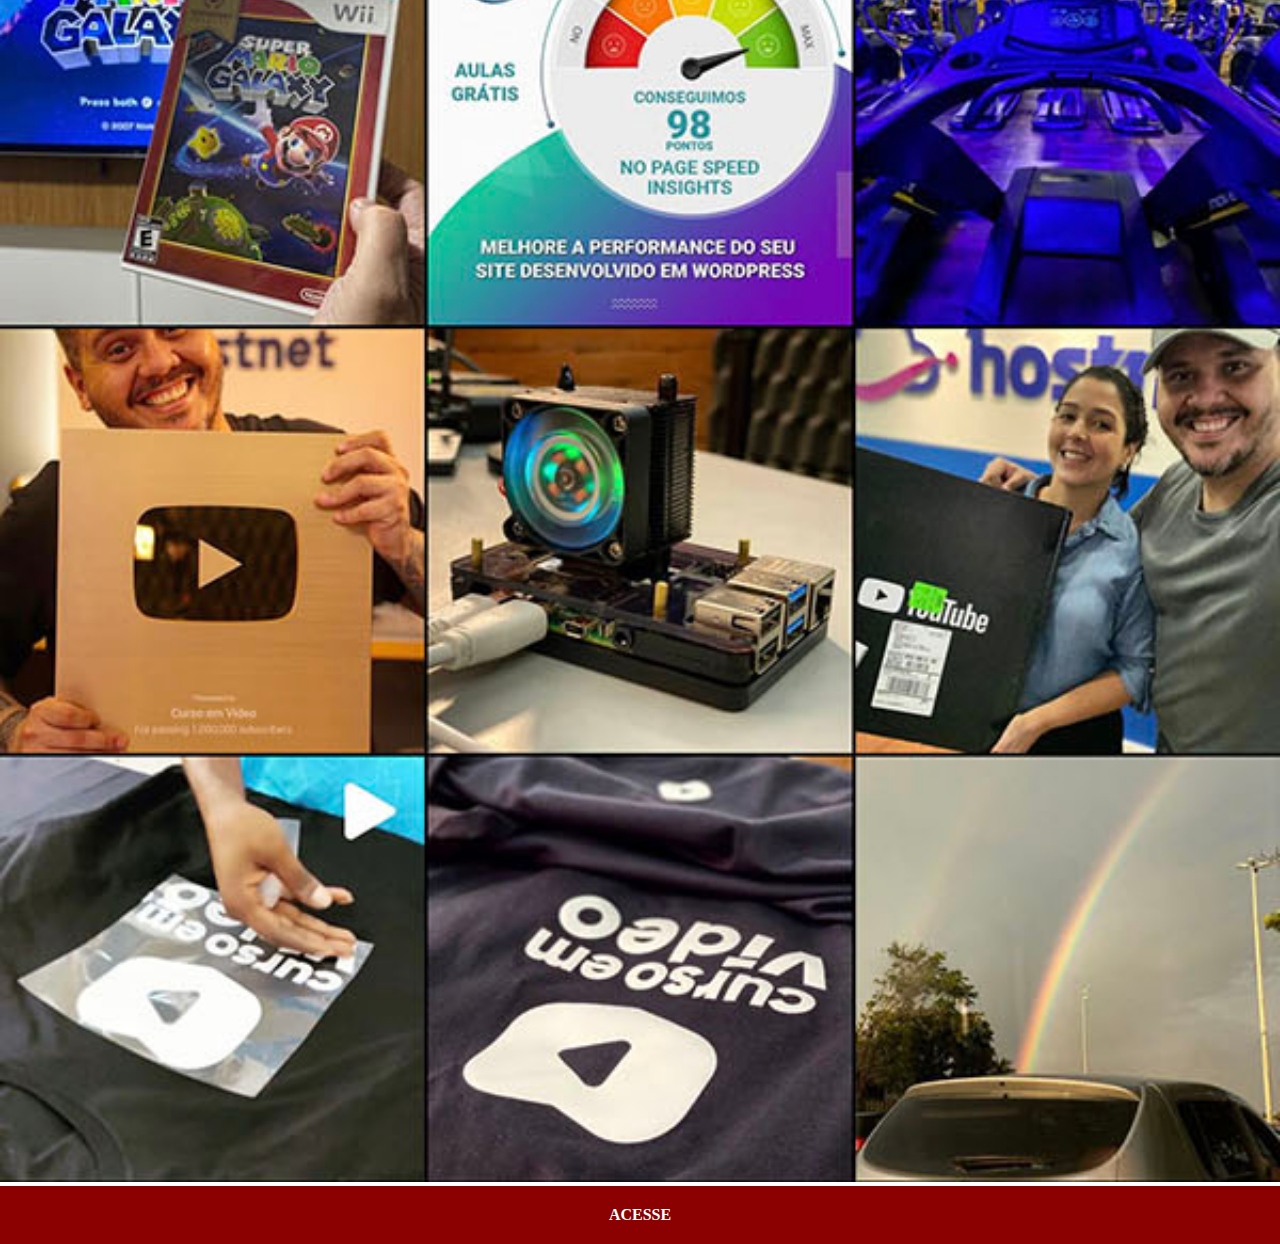
<file: instagram.html>
<!DOCTYPE html>
<html lang="pt-br">
<head>
    <meta charset="UTF-8">
    <meta http-equiv="X-UA-Compatible" content="IE=edge">
    <meta name="viewport" content="width=device-width, initial-scale=1.0">
    <title>instagram</title>
    <link rel="stylesheet" href="estilos/social.css">
</head>
<body>
    <img src="imagens/tela-instagram.jpg" alt="GitHub">
    <a href="https://www.instagram.com/" target="_blank">ACESSE</a>
    
</body>
</html>
</file>
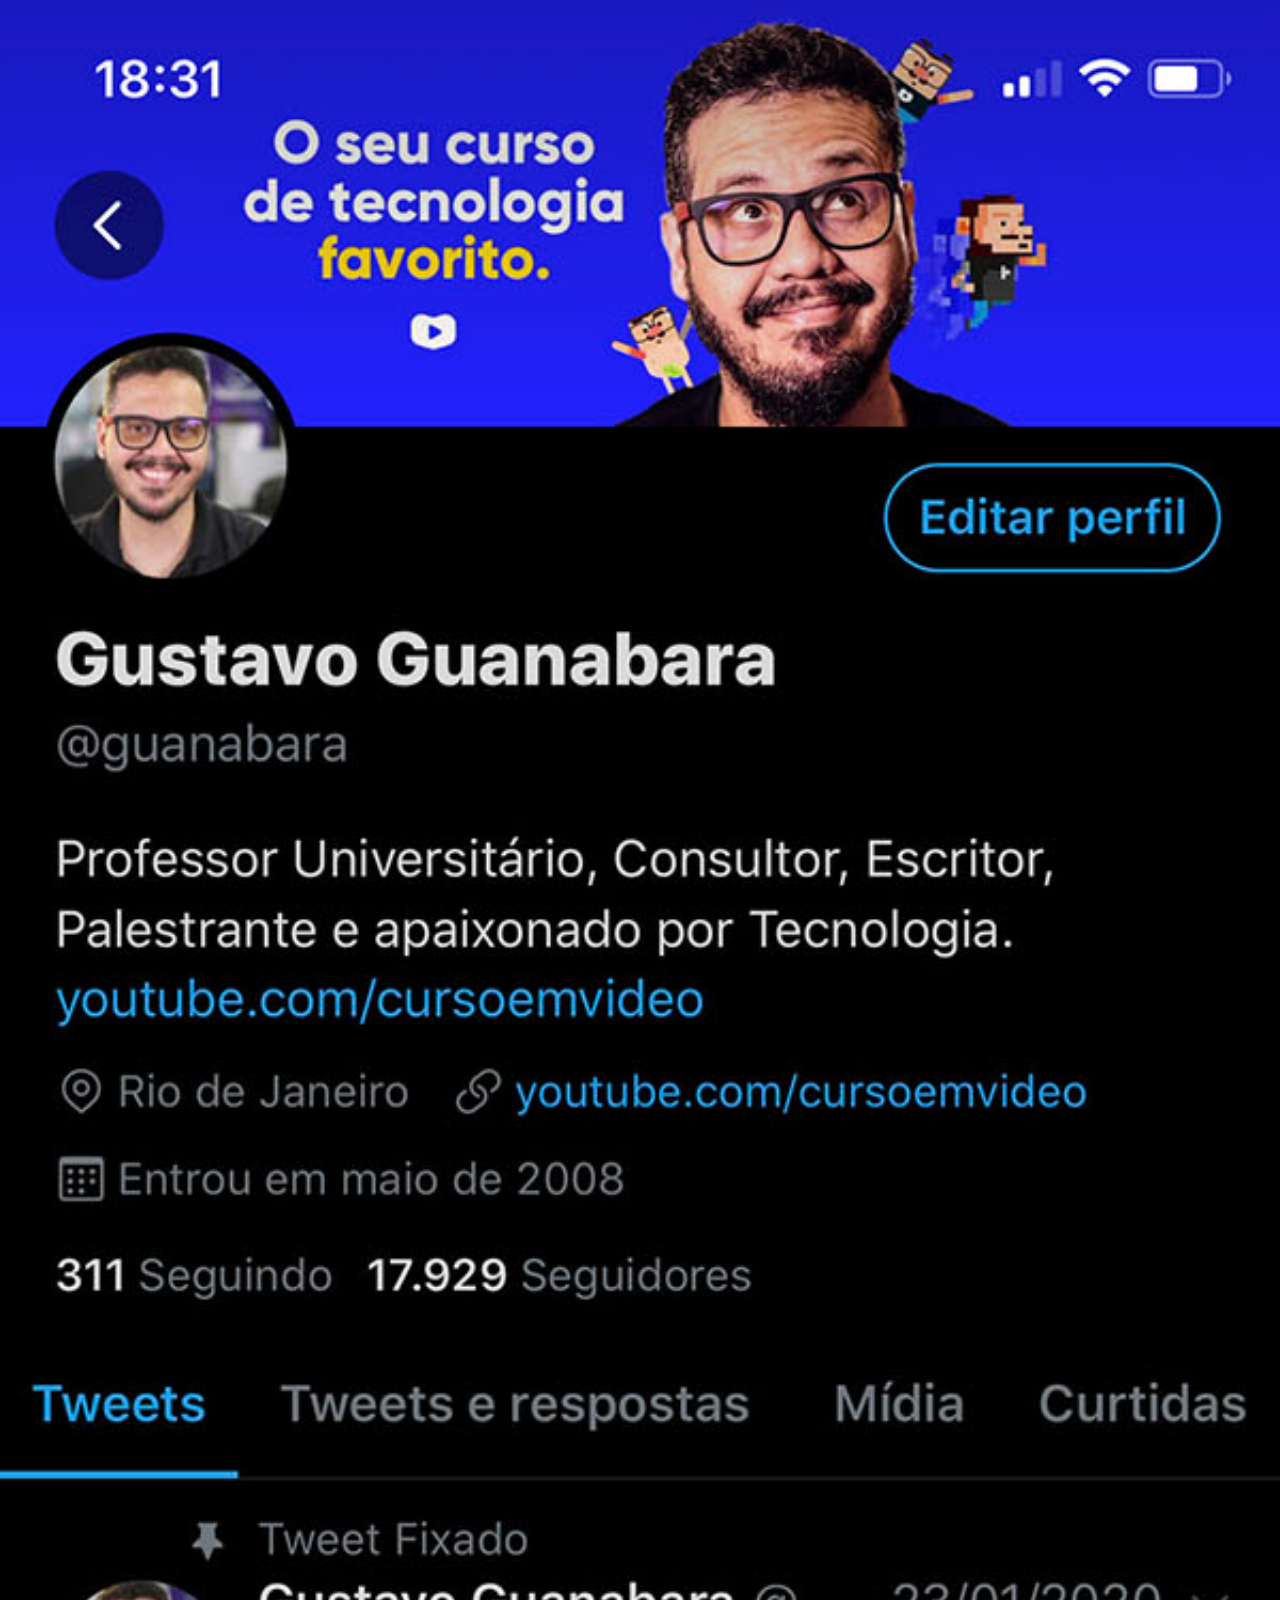
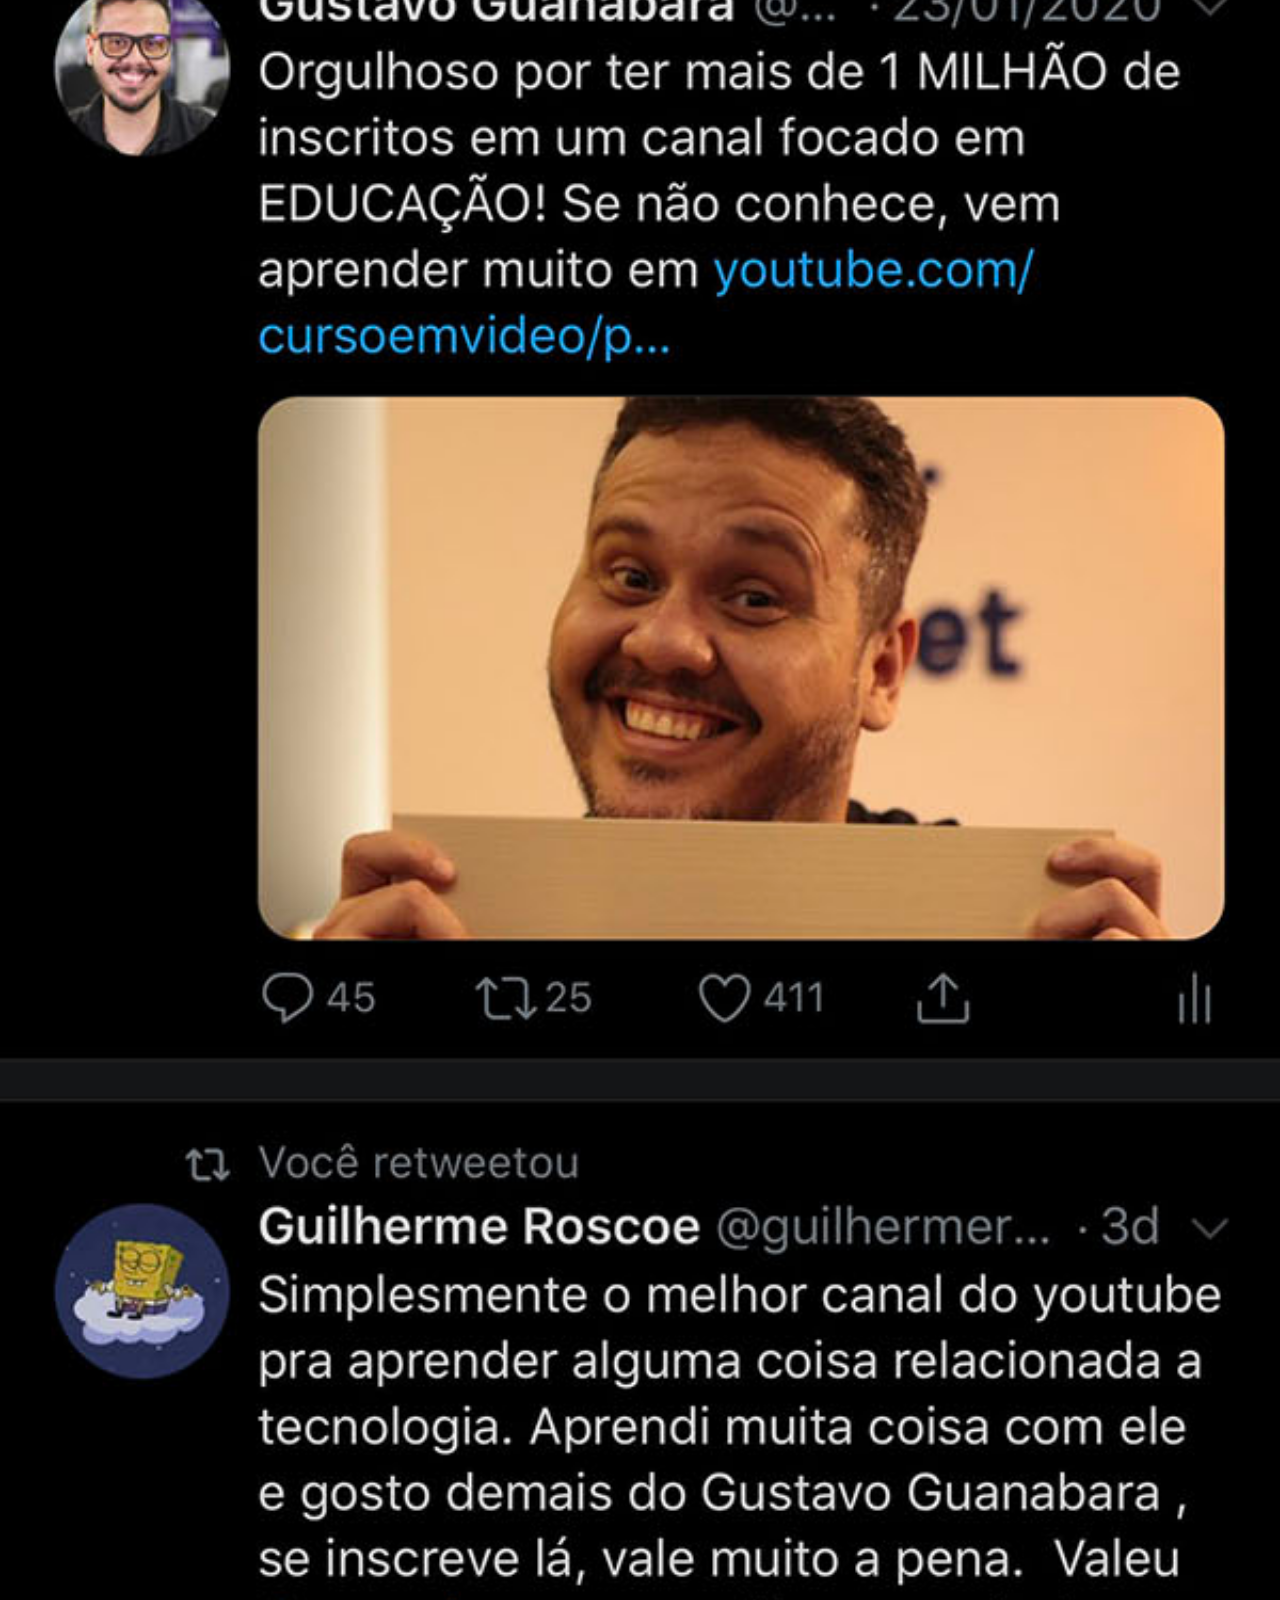
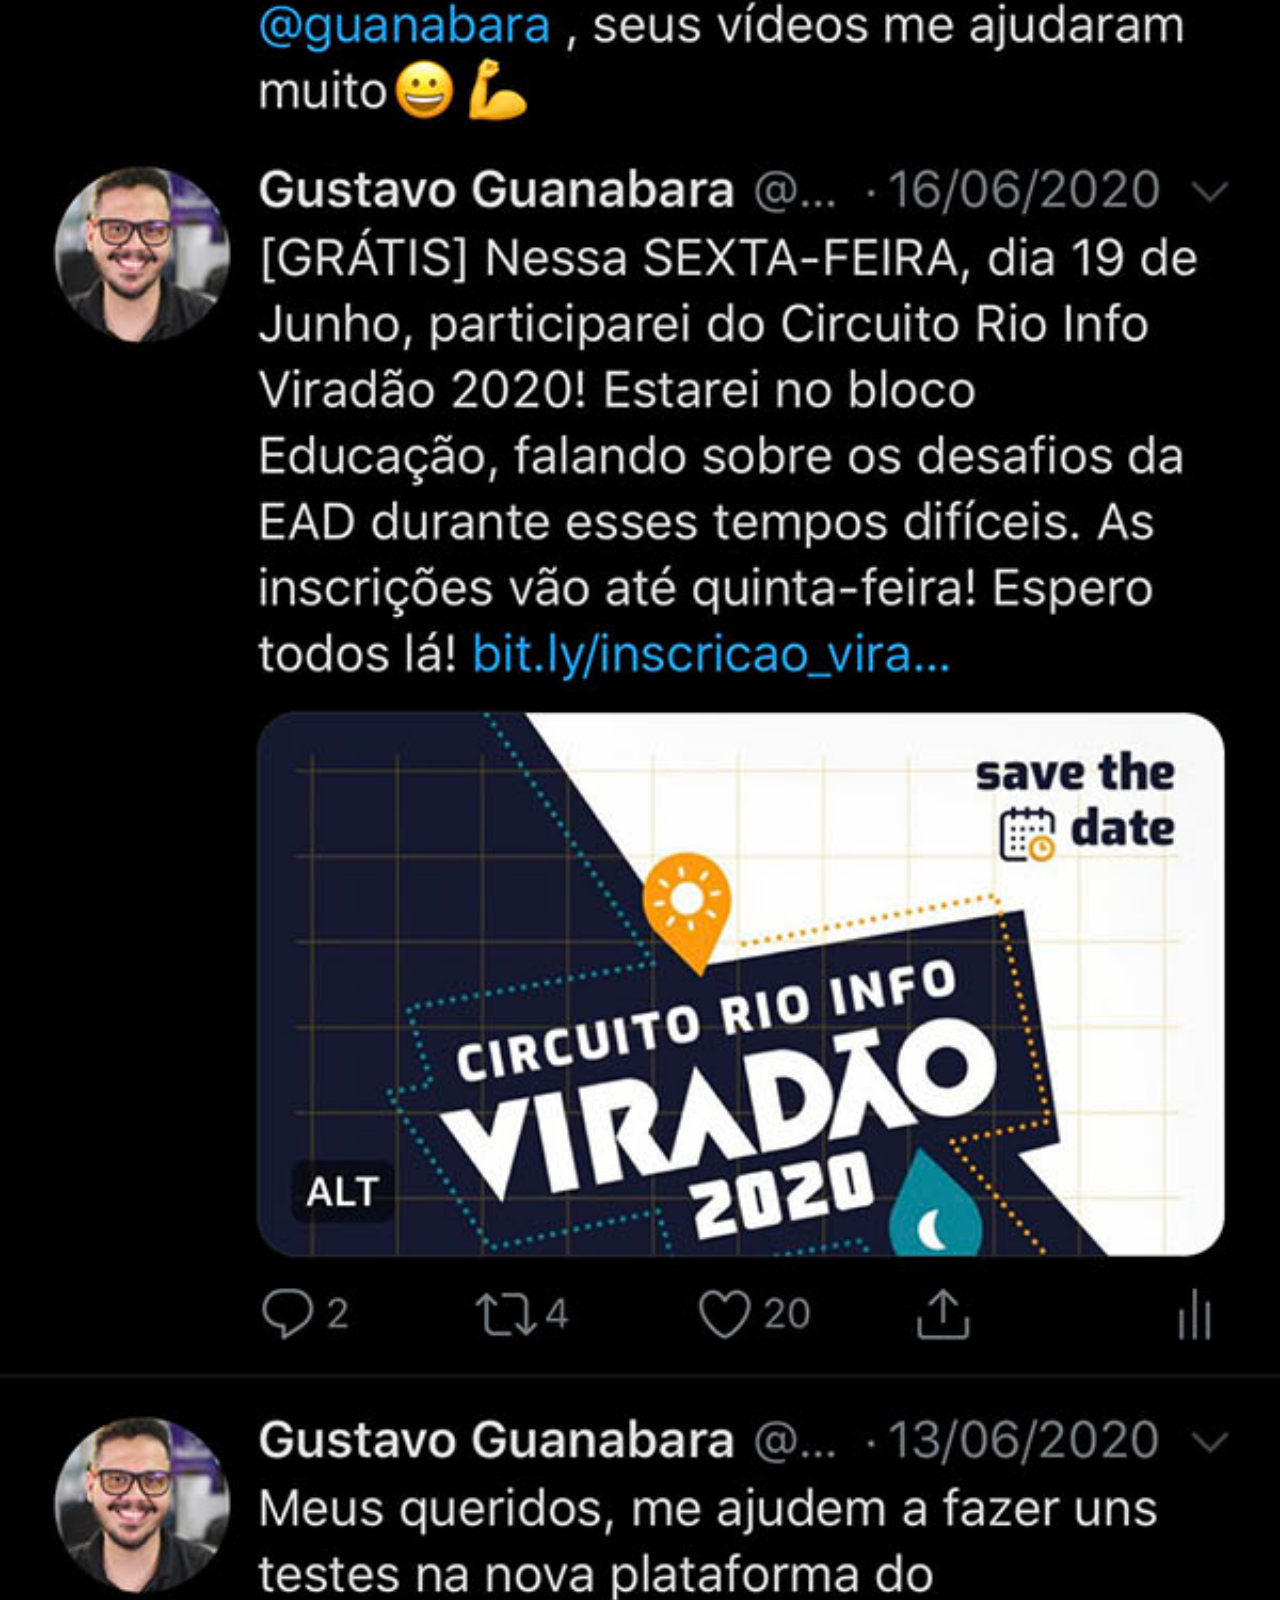
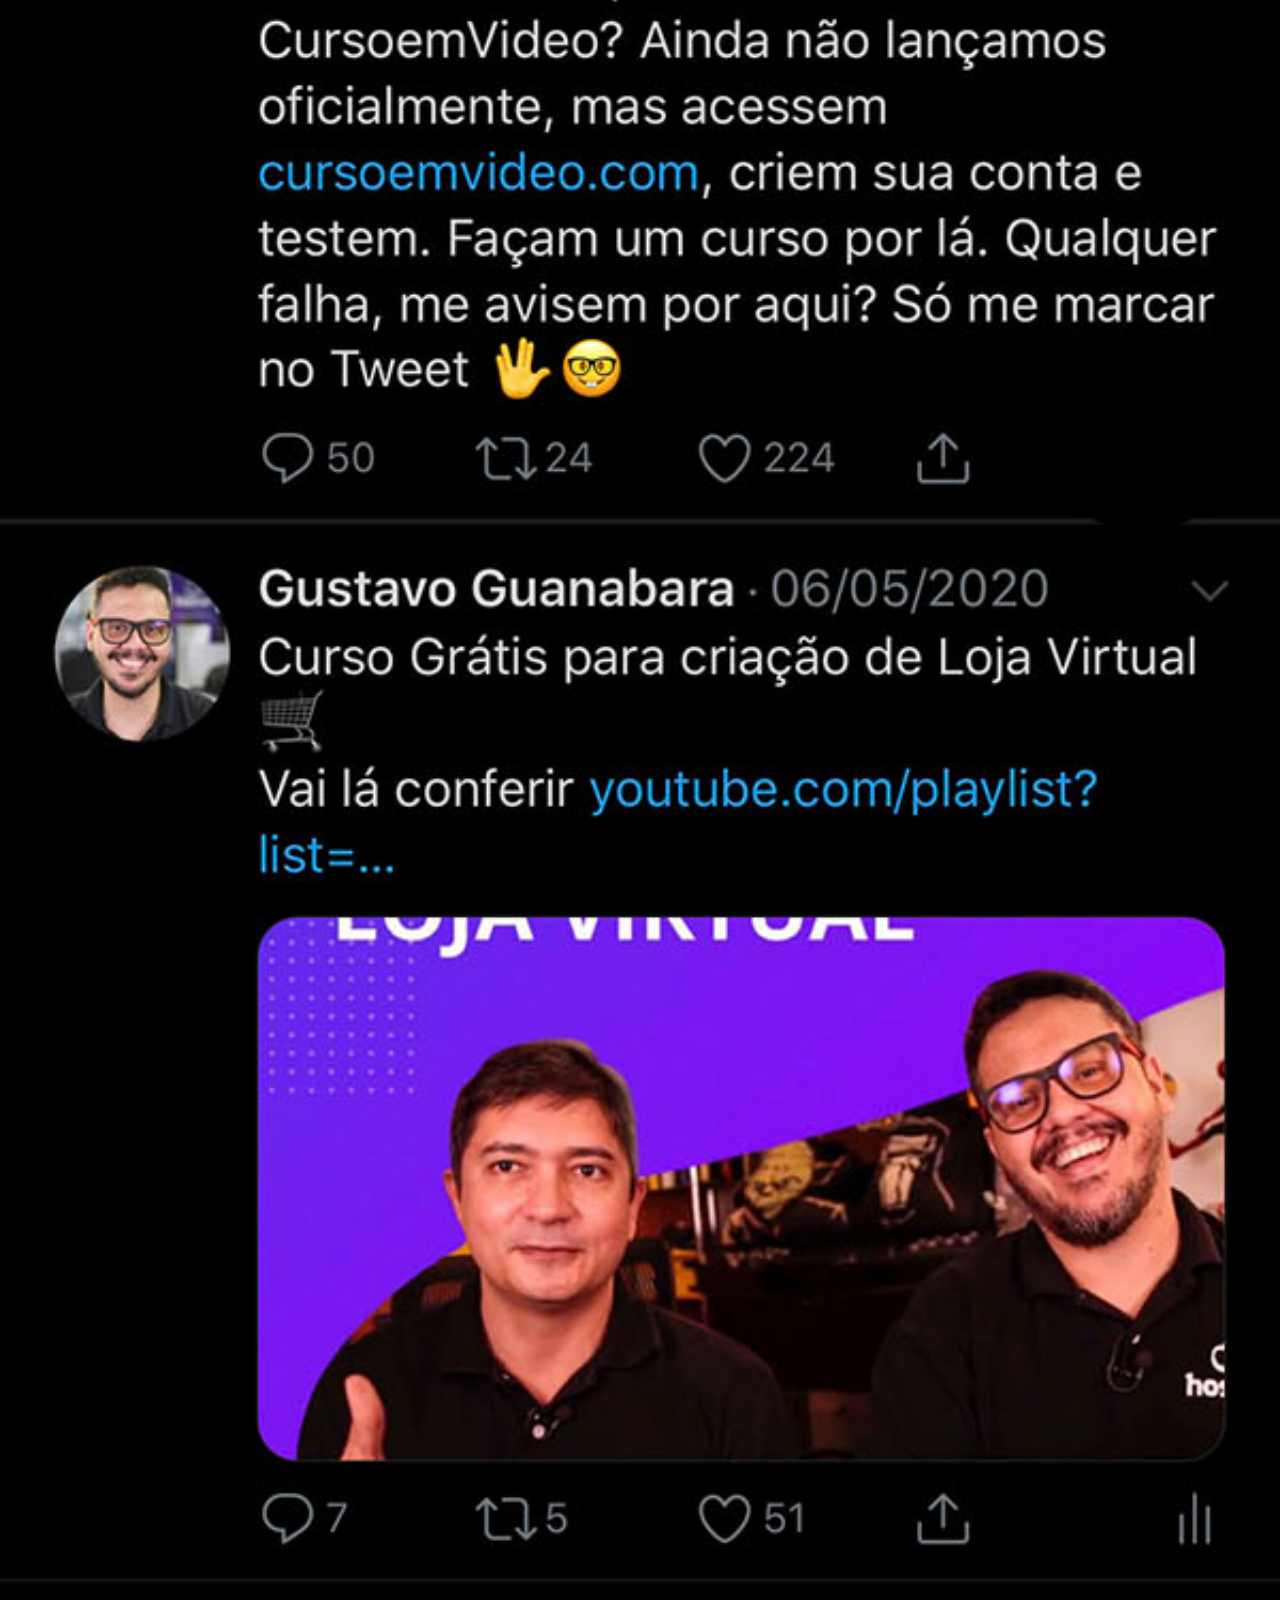
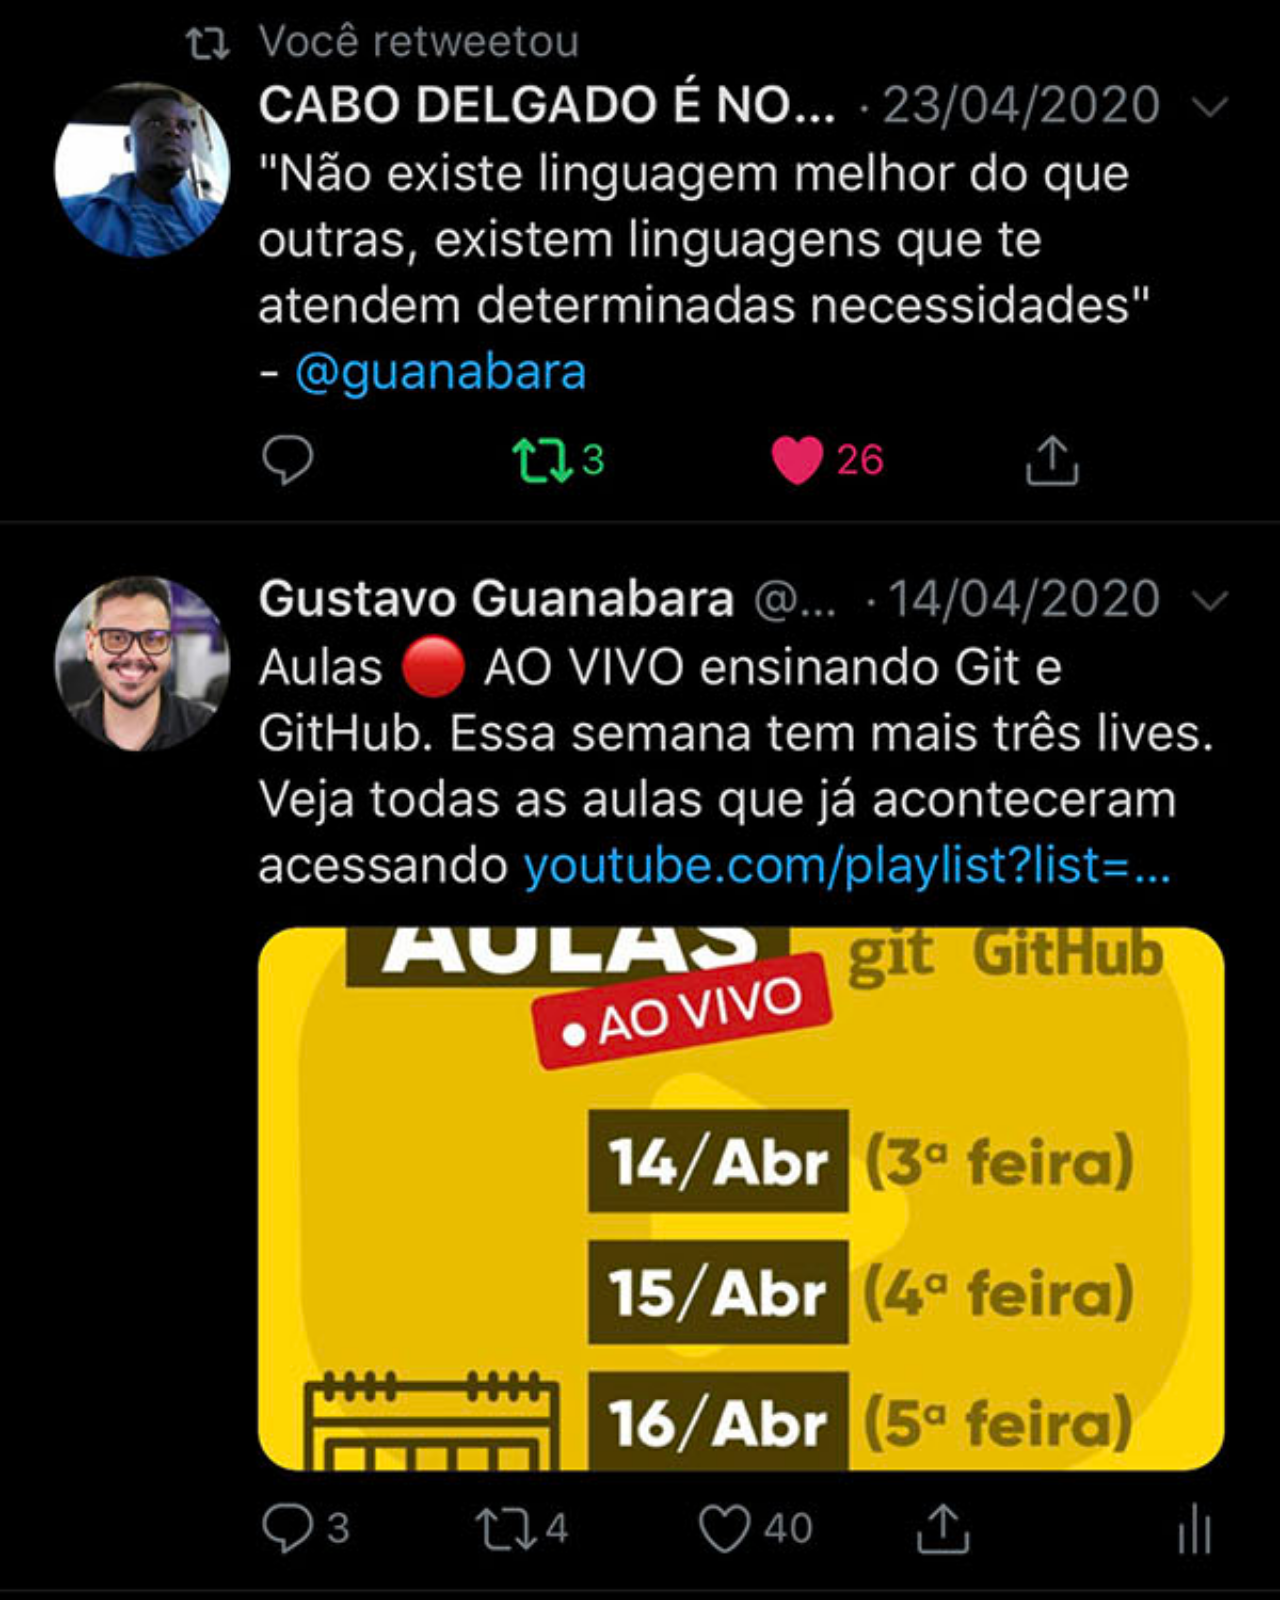
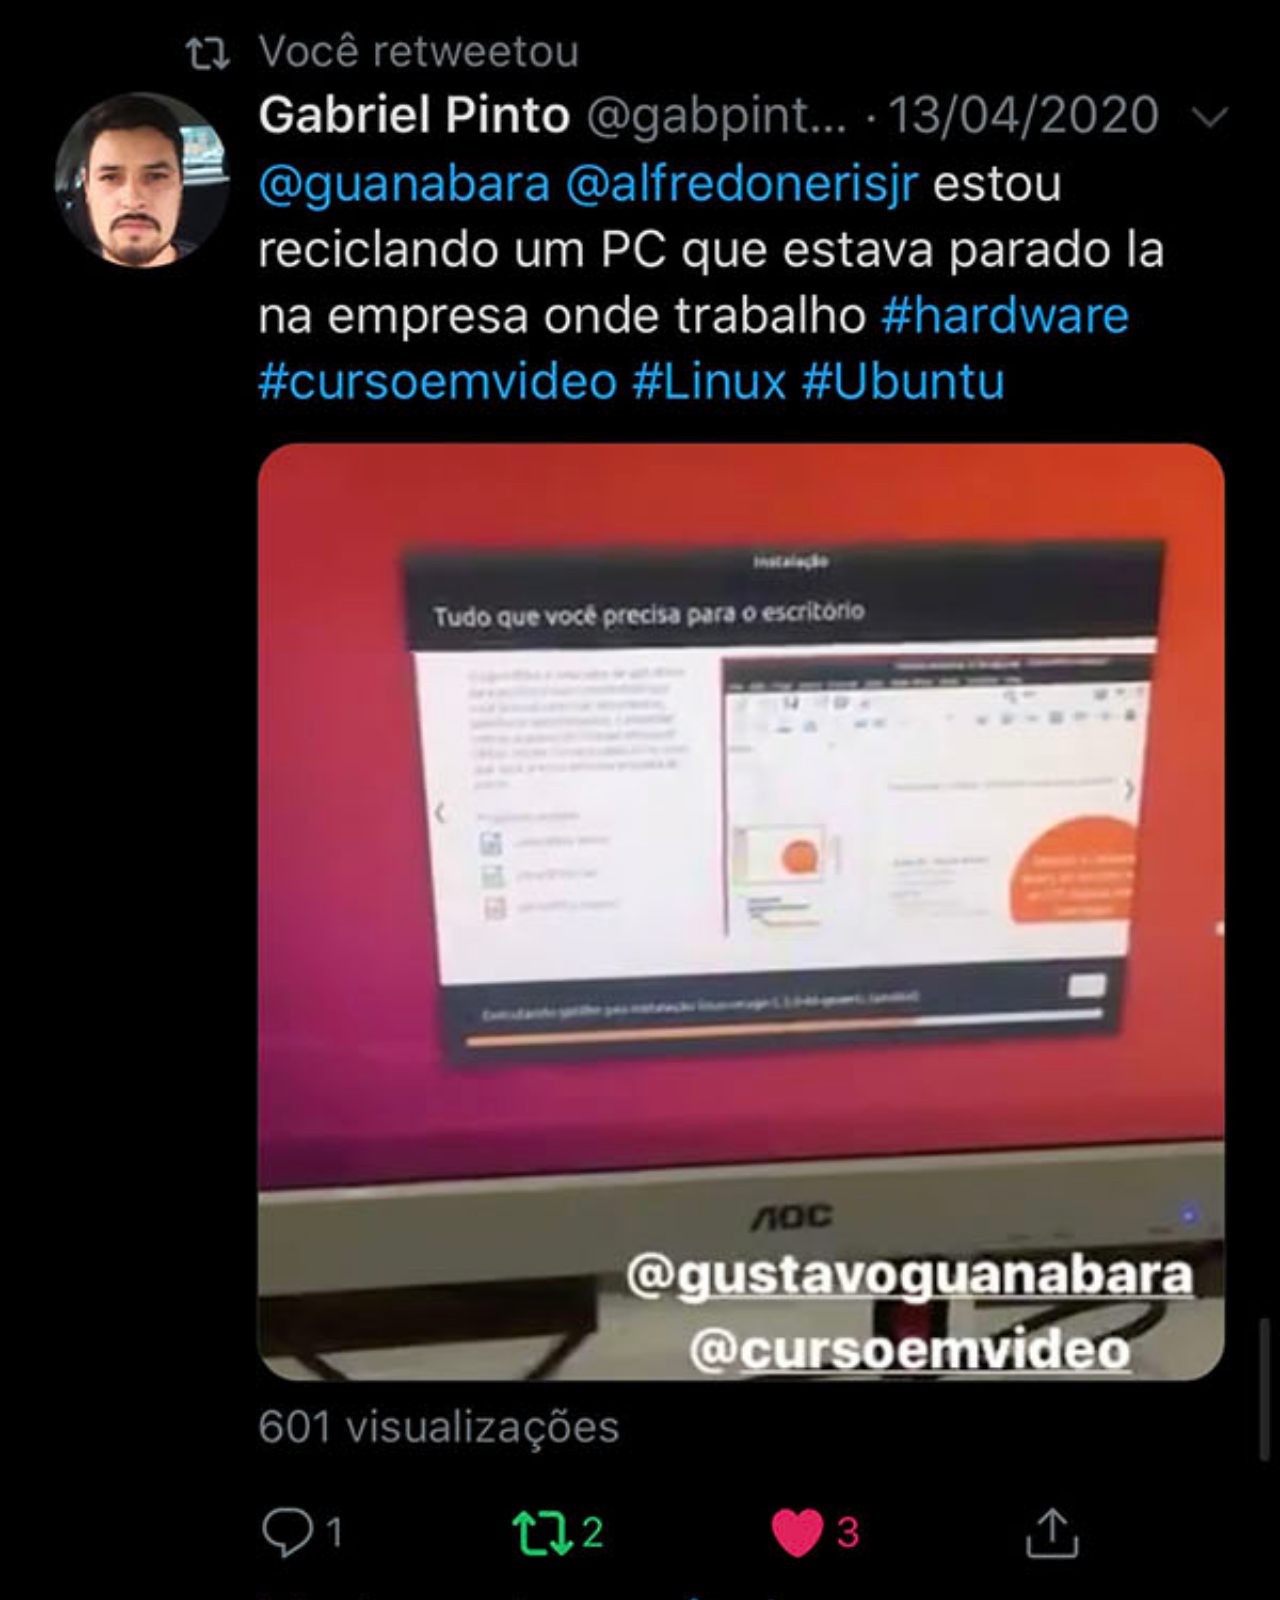
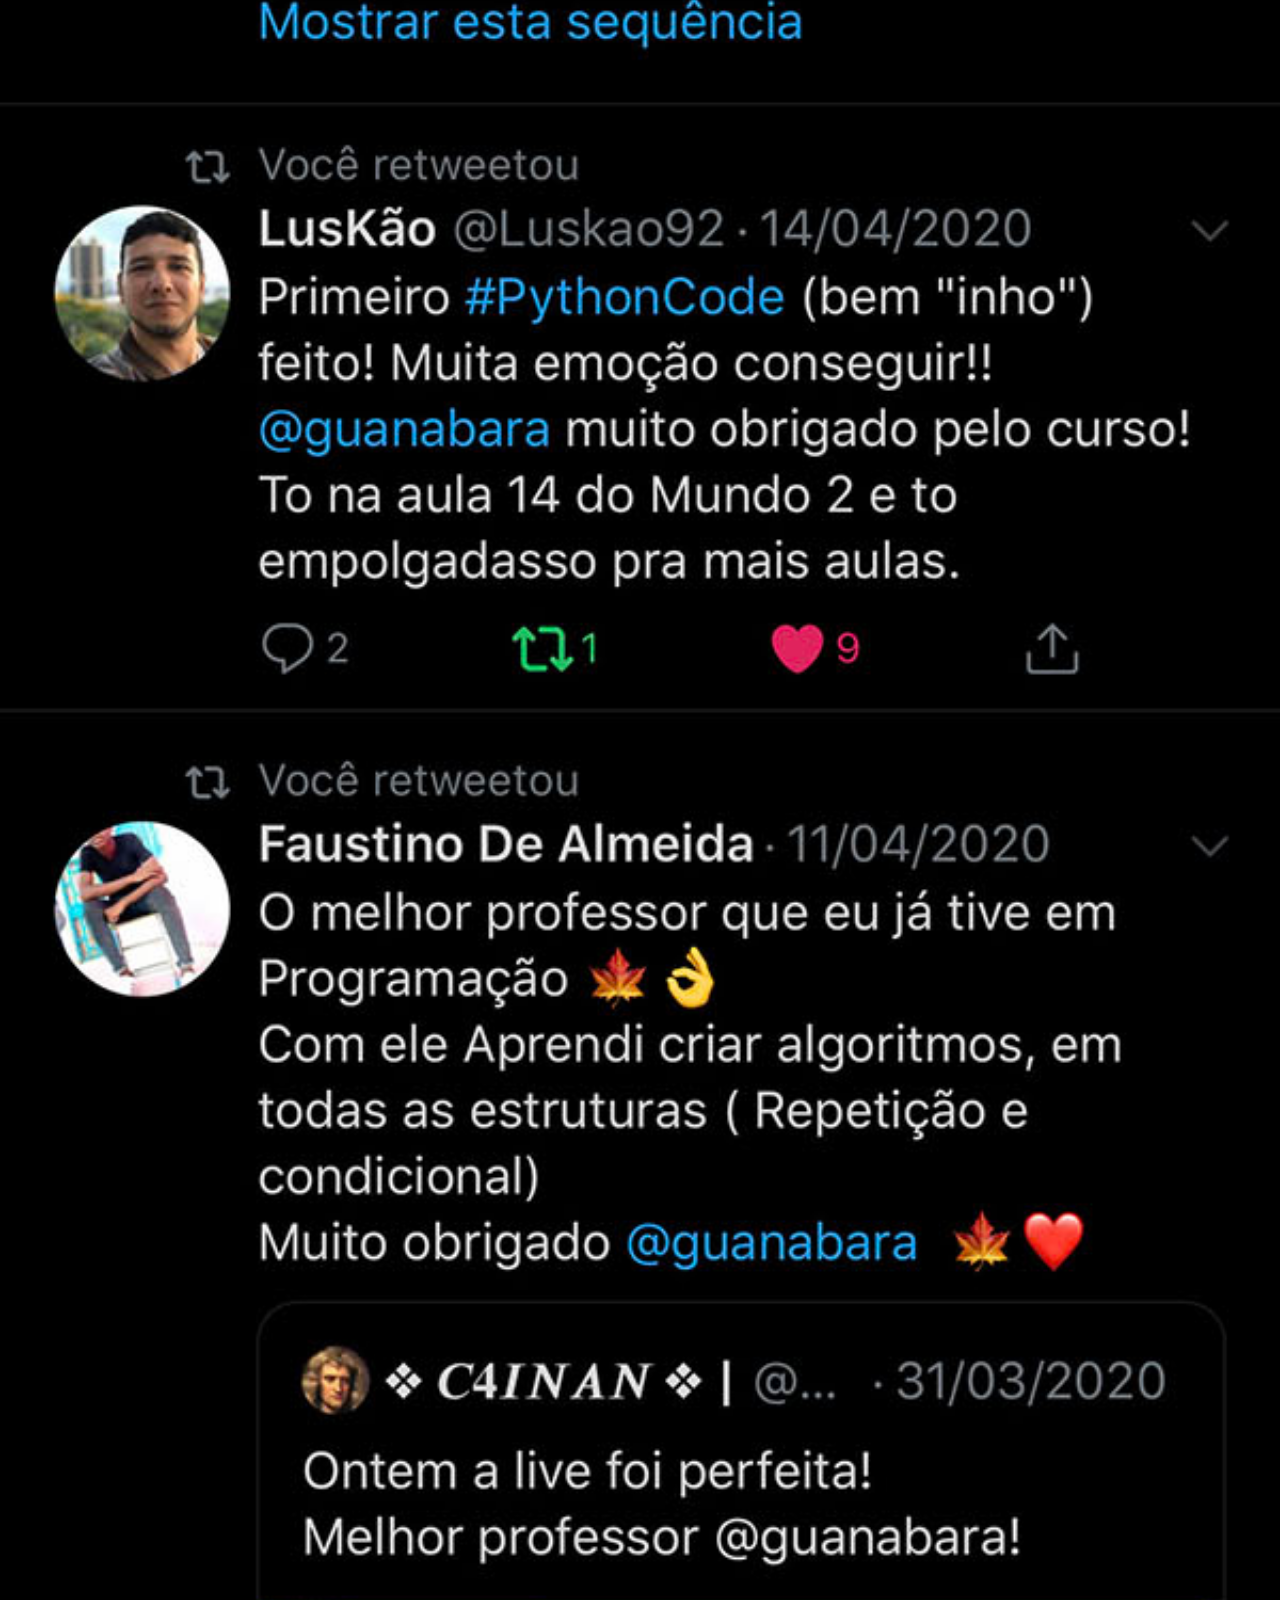
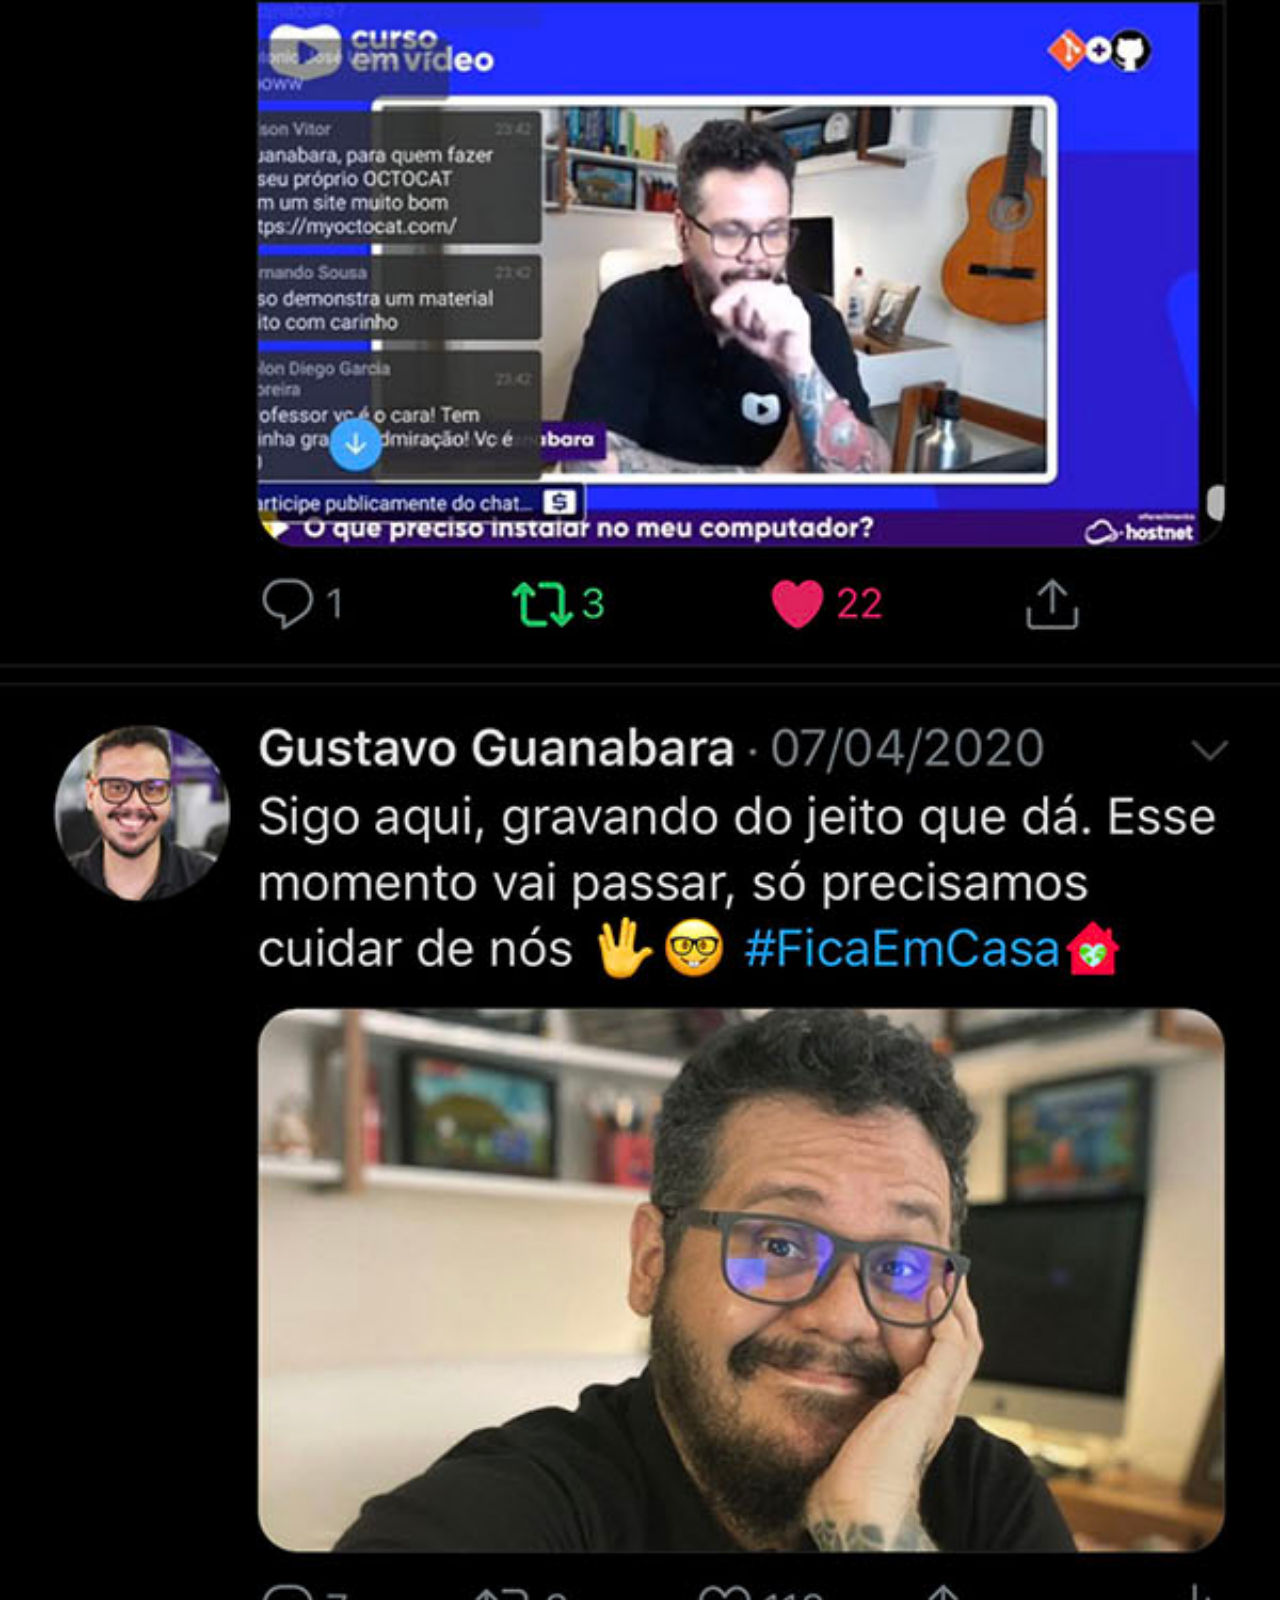
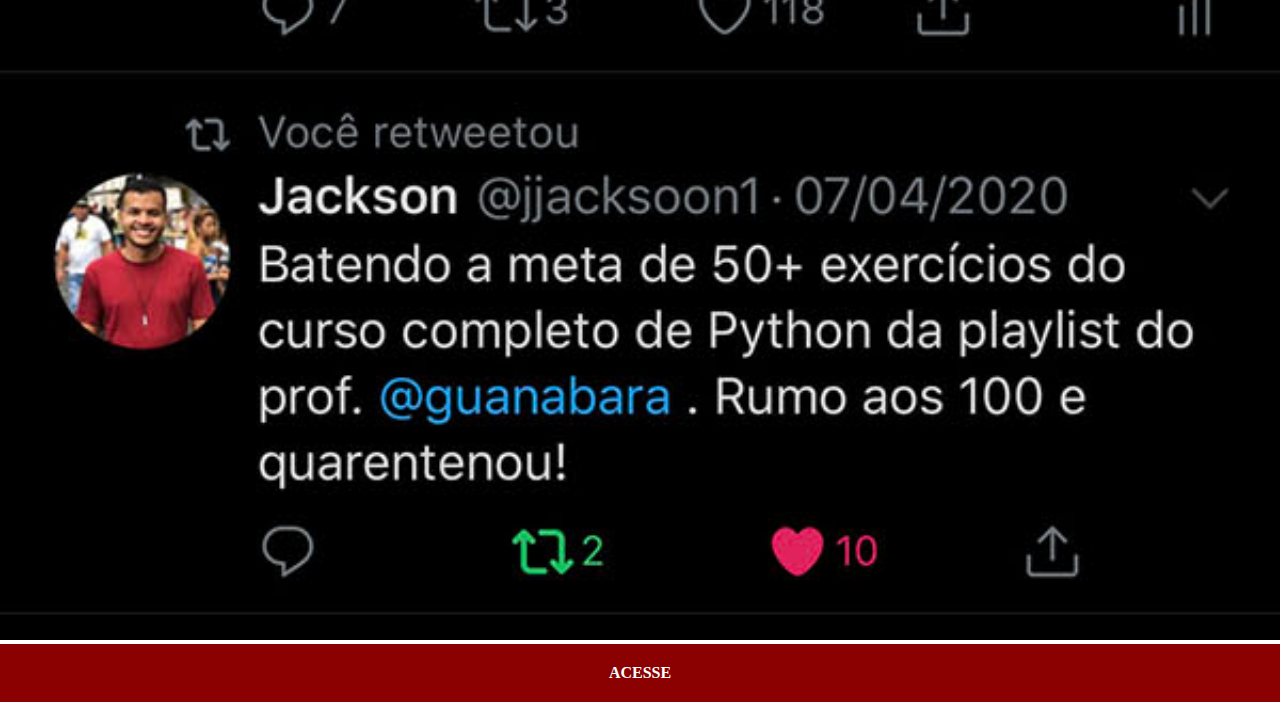
<file: twitter.html>
<!DOCTYPE html>
<html lang="pt-br">
<head>
    <meta charset="UTF-8">
    <meta http-equiv="X-UA-Compatible" content="IE=edge">
    <meta name="viewport" content="width=device-width, initial-scale=1.0">
    <title>Twitter</title>
    <link rel="stylesheet" href="estilos/social.css">
</head>
<body>
    <img src="imagens/tela-twitter.jpg" alt="GitHub">
    <a href="https://twitter.com/home" target="_blank">ACESSE</a>
    
</body>
</html>
</file>
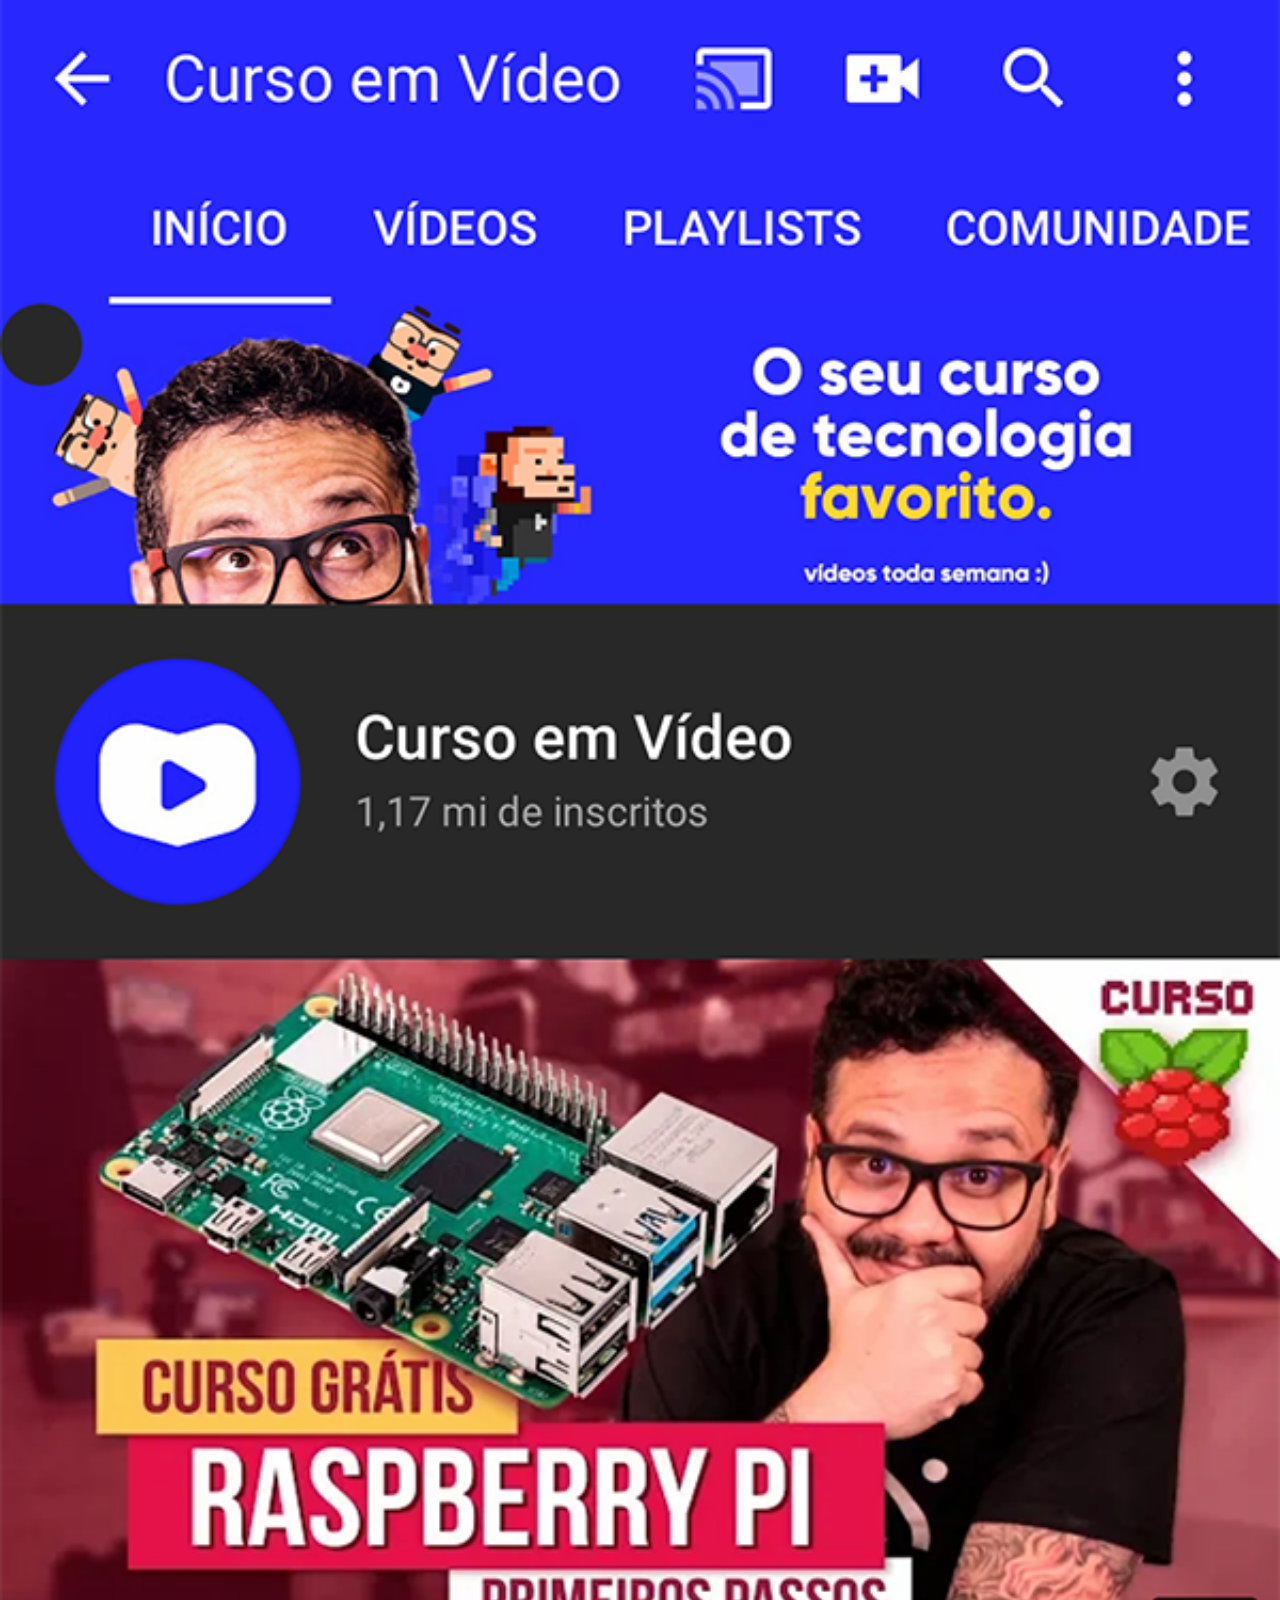
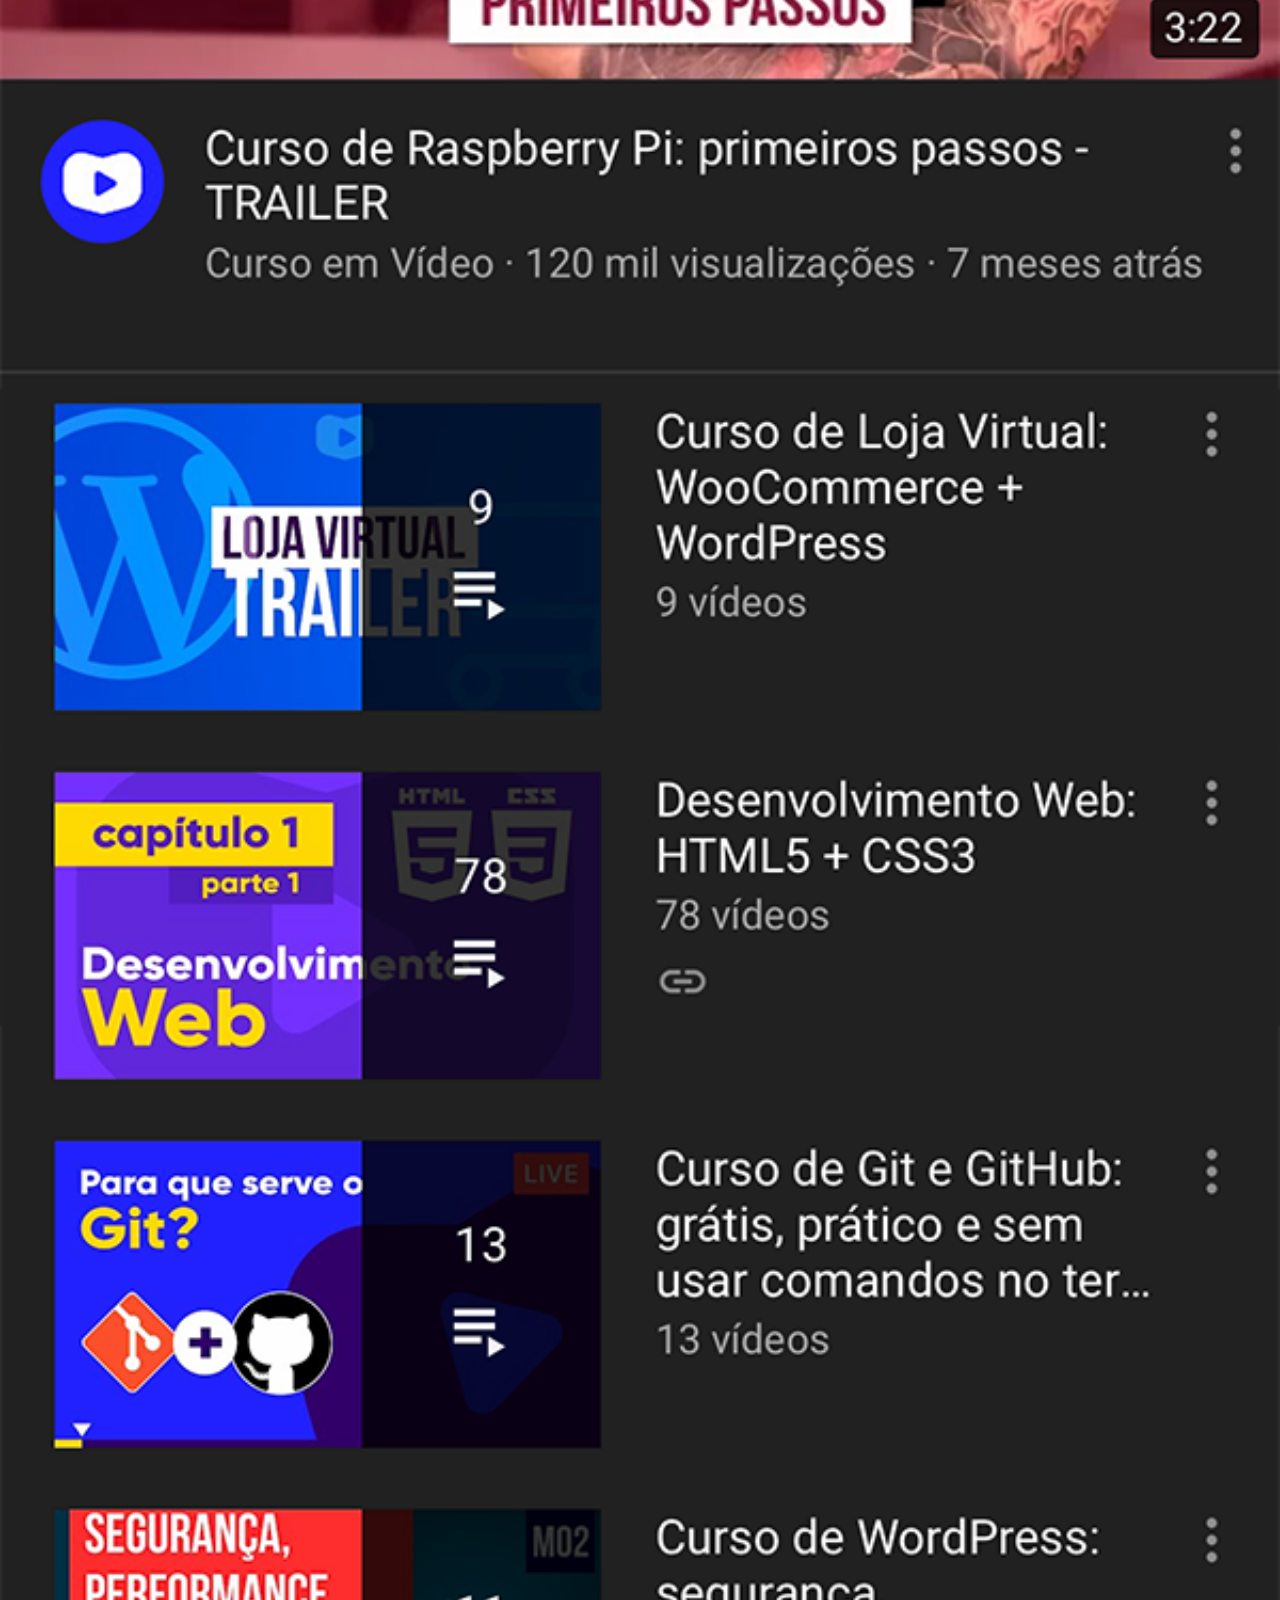
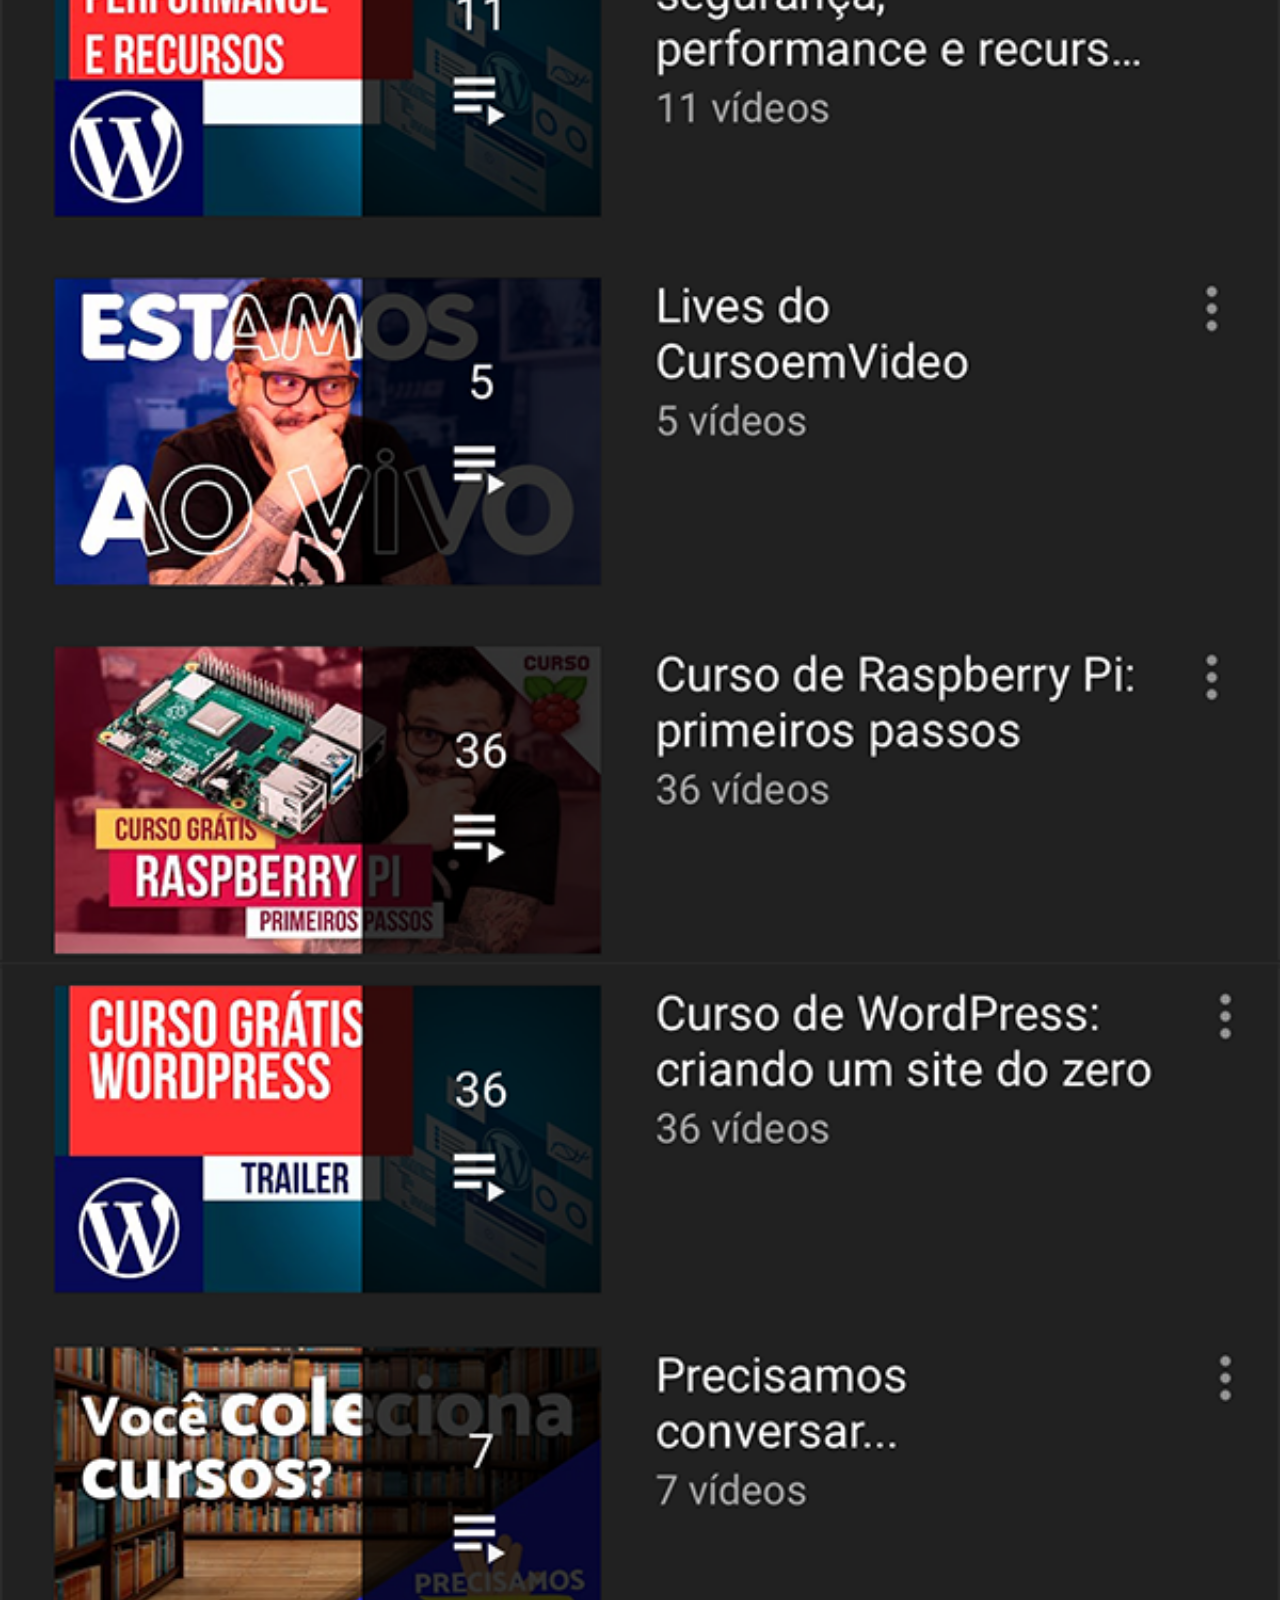
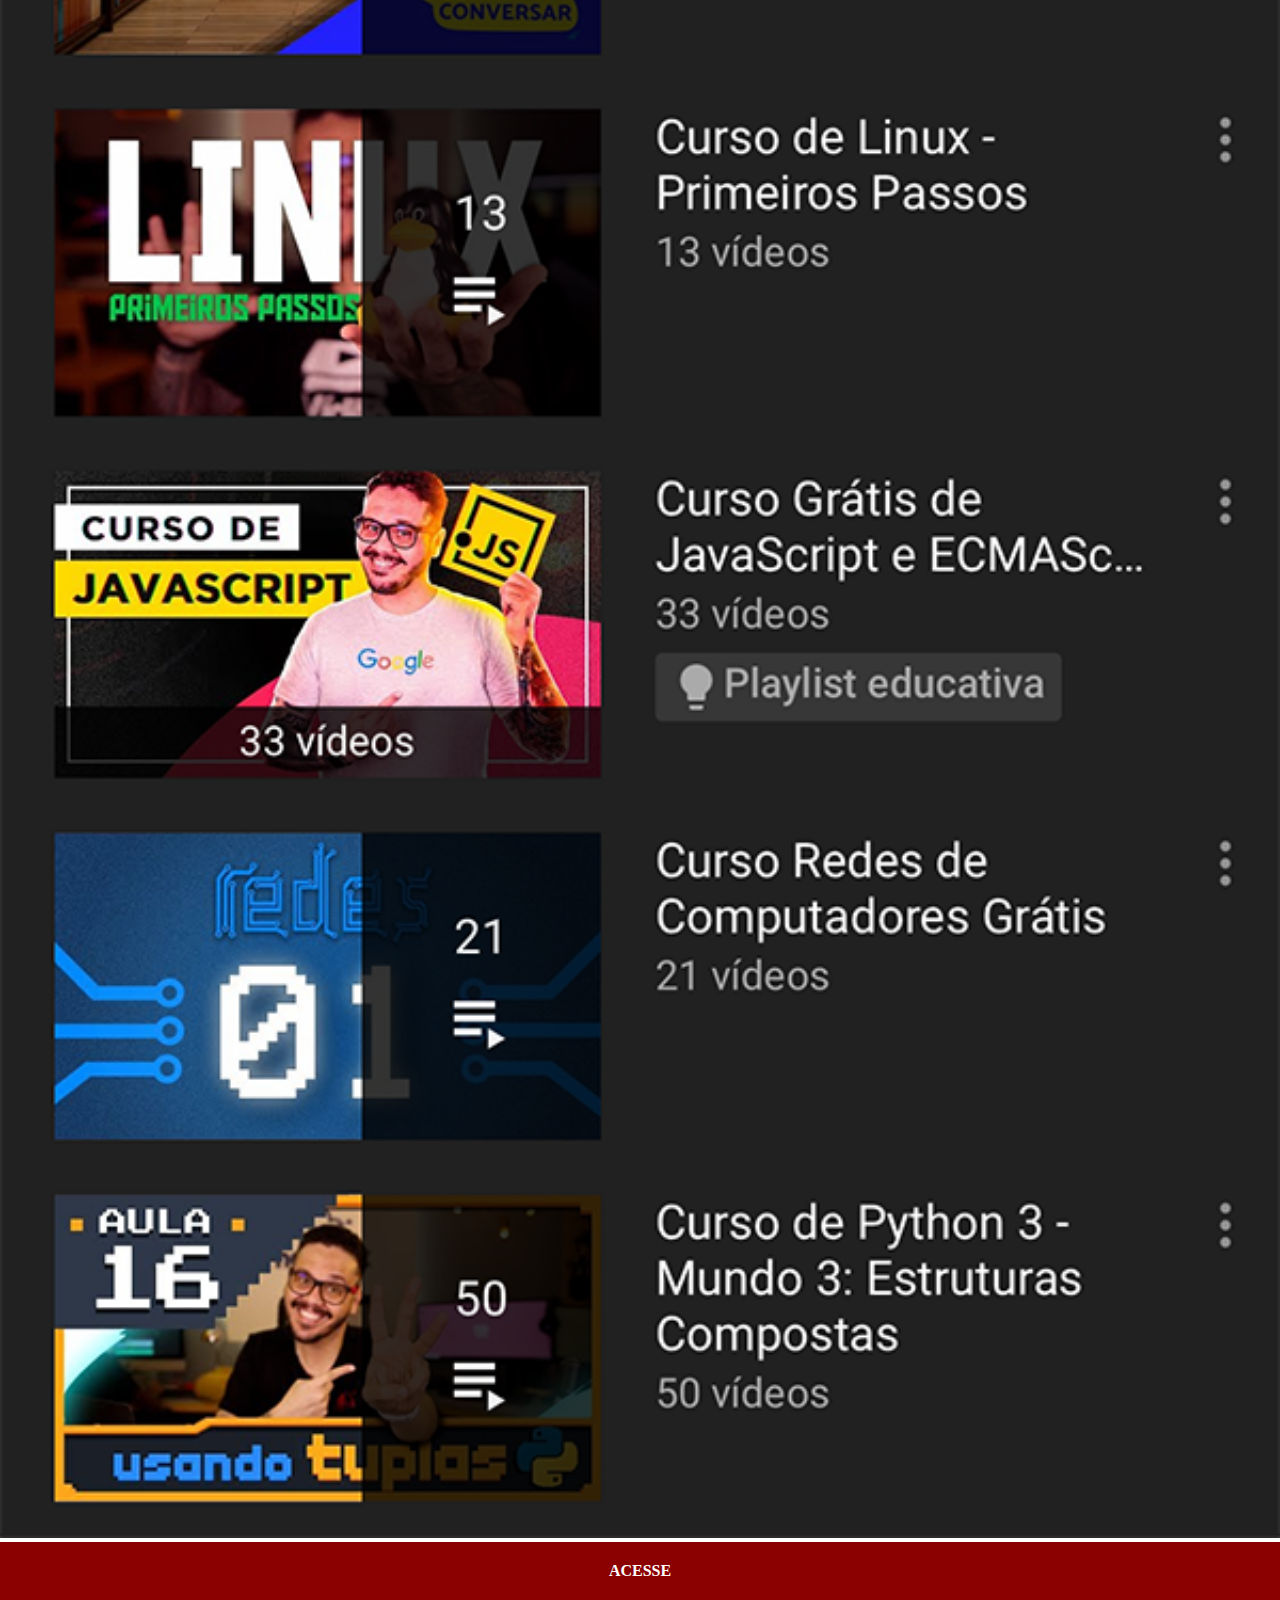
<file: youtube.html>
<!DOCTYPE html>
<html lang="pt-br">
<head>
    <meta charset="UTF-8">
    <meta http-equiv="X-UA-Compatible" content="IE=edge">
    <meta name="viewport" content="width=device-width, initial-scale=1.0">
    <title>Youtube</title>
    <link rel="stylesheet" href="estilos/social.css">
</head>
<body>
    <img src="imagens/tela-youtube.png" alt="Youtube">
    <a href="https://www.youtube.com/c/CursoemV%C3%ADdeo" target="_blank">ACESSE</a>

   


</body>
</html>
</file>
<file: estilos/style.css>
*{
    margin: 0px;
    padding: 0px;
    font-family: Arial, Helvetica, sans-serif;
}
html, body{
    height: 100vh;
    width: 100vw;
    background-color: black;
}
body{
    background: url('../imagens/fundo-madeira.jpg') no-repeat top center;
    background-size: cover;
    background-attachment: fixed;
}
main{/*main o cupando a tela interia*/
    height: 100vh;
    position: relative;
    
}
section#telefone{
    position: absolute;
    top: 50%;
    left: 50%;
    transform: translate(-50%, -50%);/*comando para retangulo ficar no meio*/

    height: 627px;
    width: 311px;
    background: url('../imagens/frame-iphone.png') no-repeat;

}
iframe#tela{
    position: relative;
    top: 80px;
    left: 22px;
    width: 267px;
    height: 471px;
}
section#redes-sociais{
    text-align: right; /*colocar os botos no lado direito*/
}
section#redes-sociais  img{
    width: 50px;
    margin: 10px;
    border-radius: 50%;/*para colocar a imagem redodnda*/
    box-shadow: 2px 2px 5px rgba(0, 0, 0, 0.400);
    box-sizing: border-box;/*ao passar o mouse sobre a imagem ela ficar fixa tag hover*/
}
section#redes-sociais img:hover {
    border: 2px solid rgba(255, 255, 255, 0.637);
    transform: translate(-3px, -3px);/*quando passar o mouse ele vai movimentar*/
    box-shadow: 5px 5px 10px black;
    transition: transform .3s, border 1s;/*tempo para movimentação do botao*/
}
</file>
<file: estilos/social.css>
*{
    margin: 0px;
    padding: 0px;
}

::-webkit-scrollbar{ /*para esconder a barra de rolagem*/
    width: 0px;
    height: 0px;
}
img{
    width: 100vw;
}
a{
    display: block;/*mostrar o acesse em baixo*/
    background-color: darkred;
    color: white;
    padding: 20px;
    font-weight: bolder;
    text-decoration: none;
    text-align: center;
}
a:hover{
    background-color: red;
}
</file>
